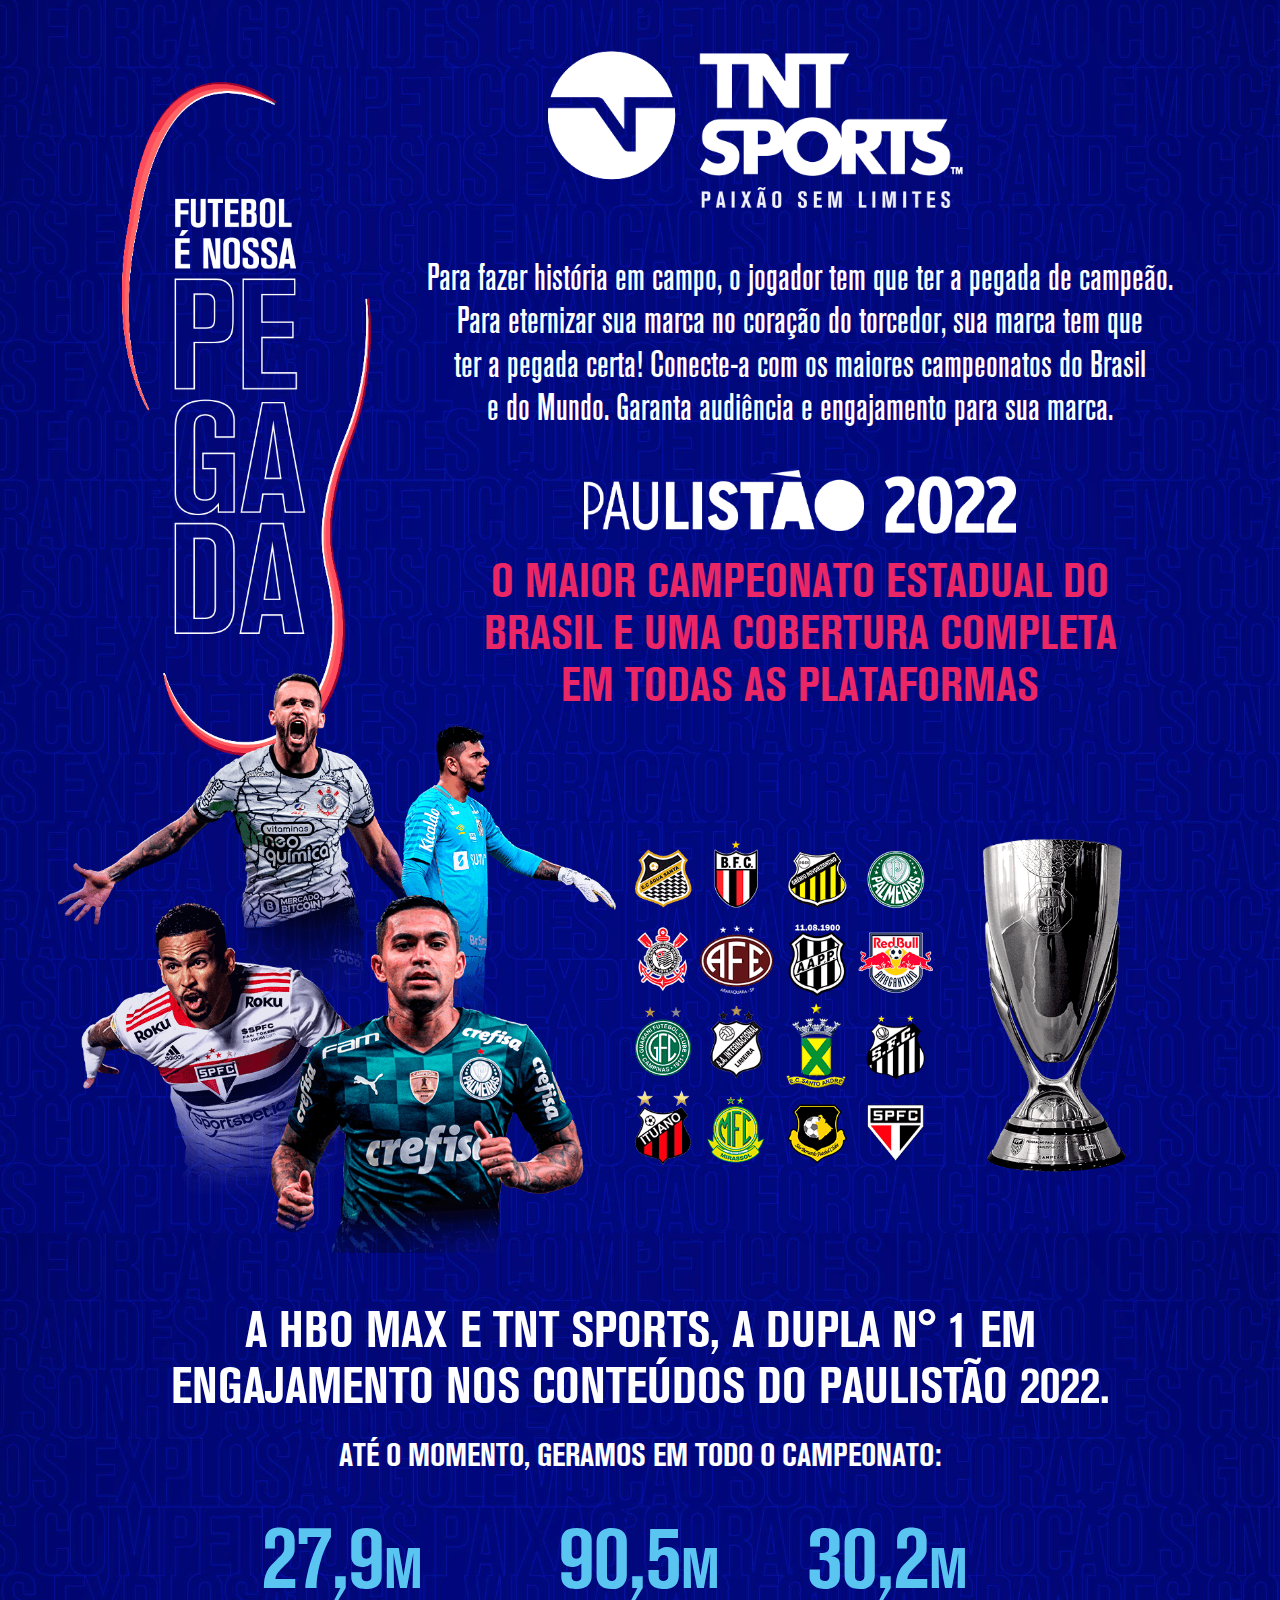
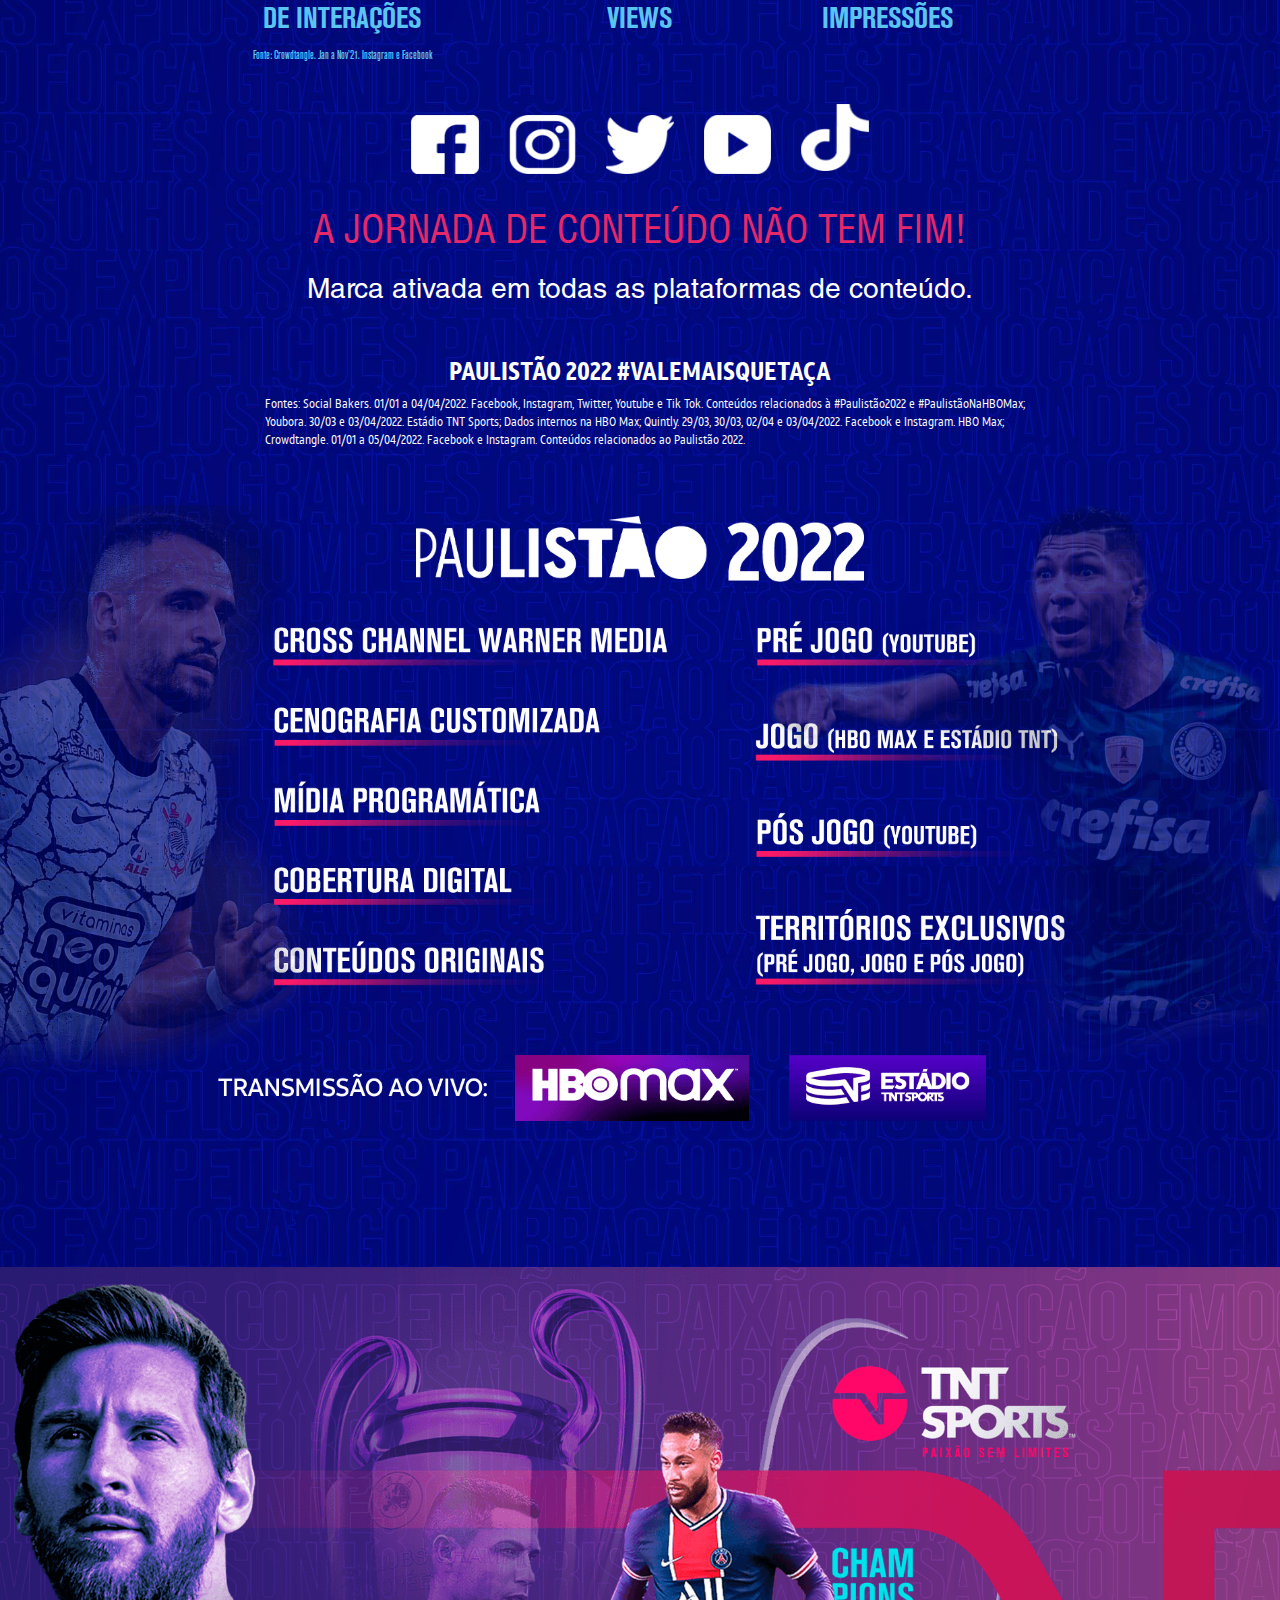
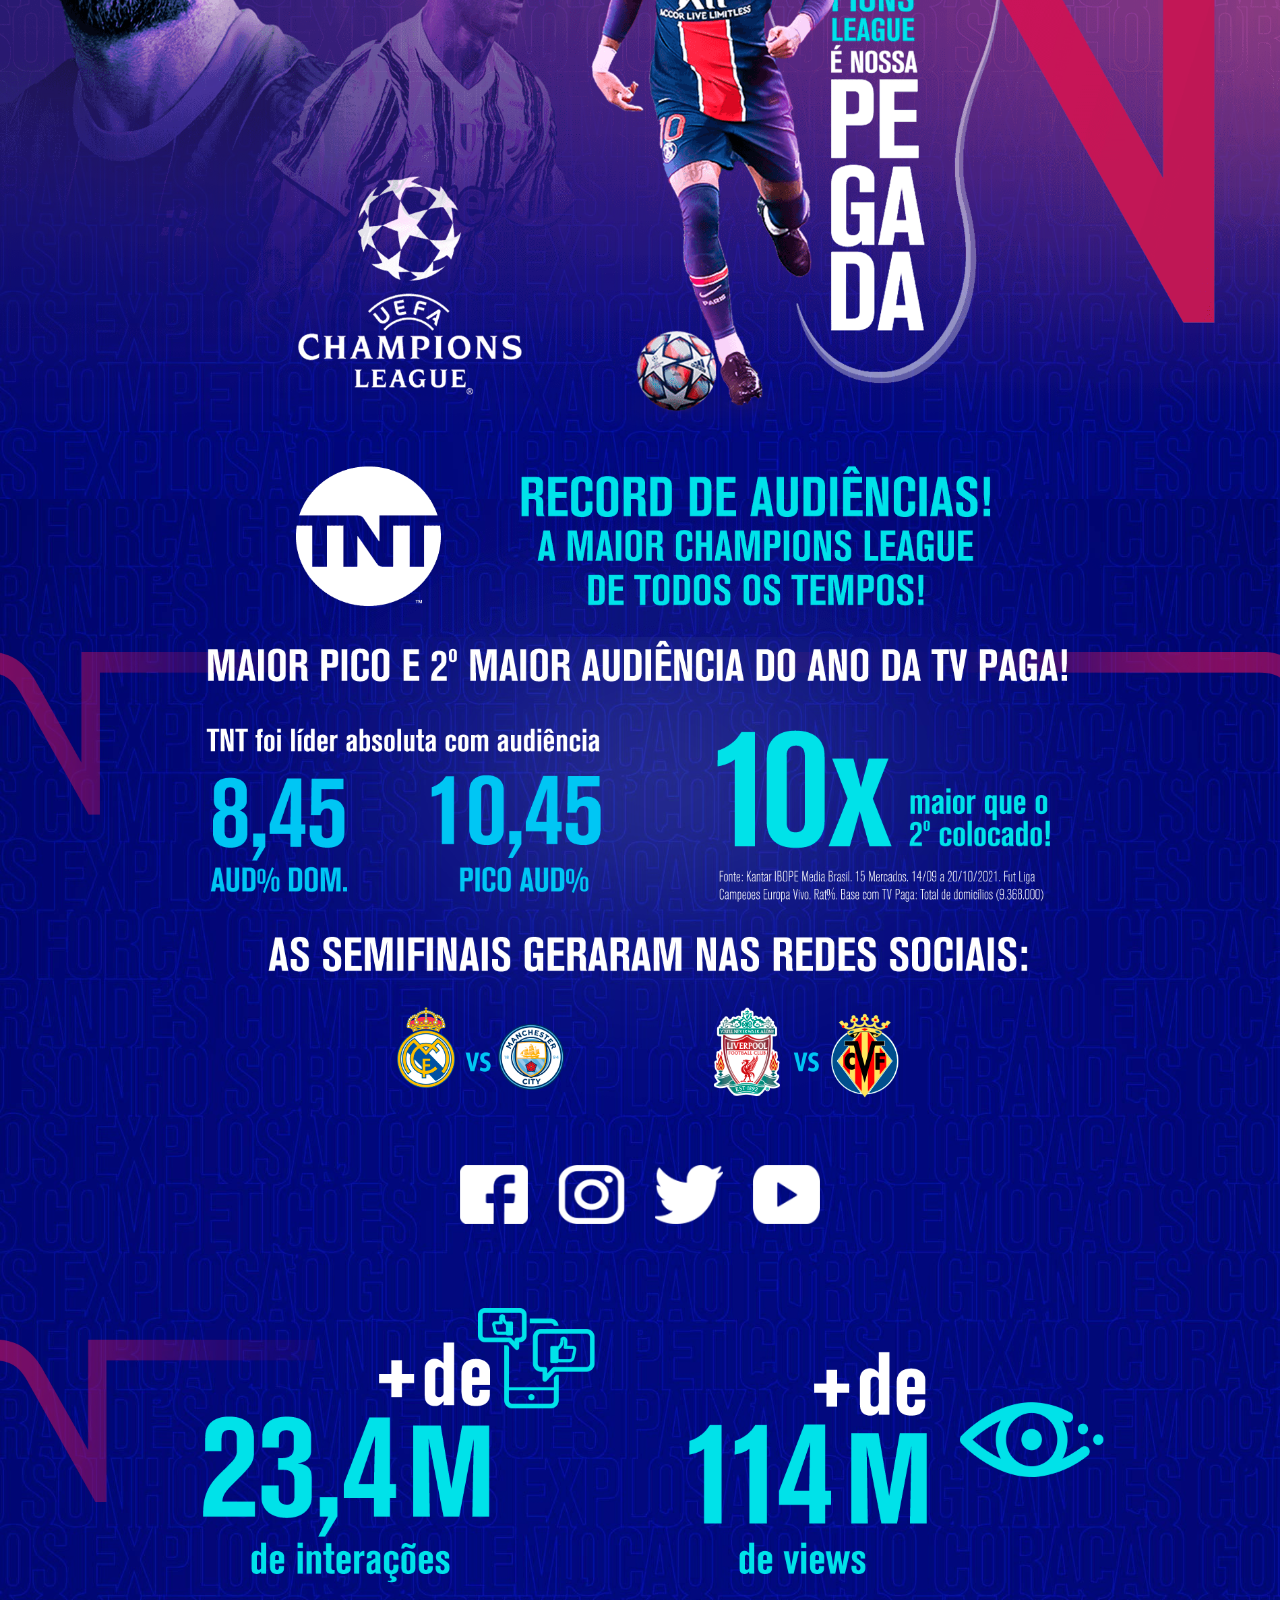
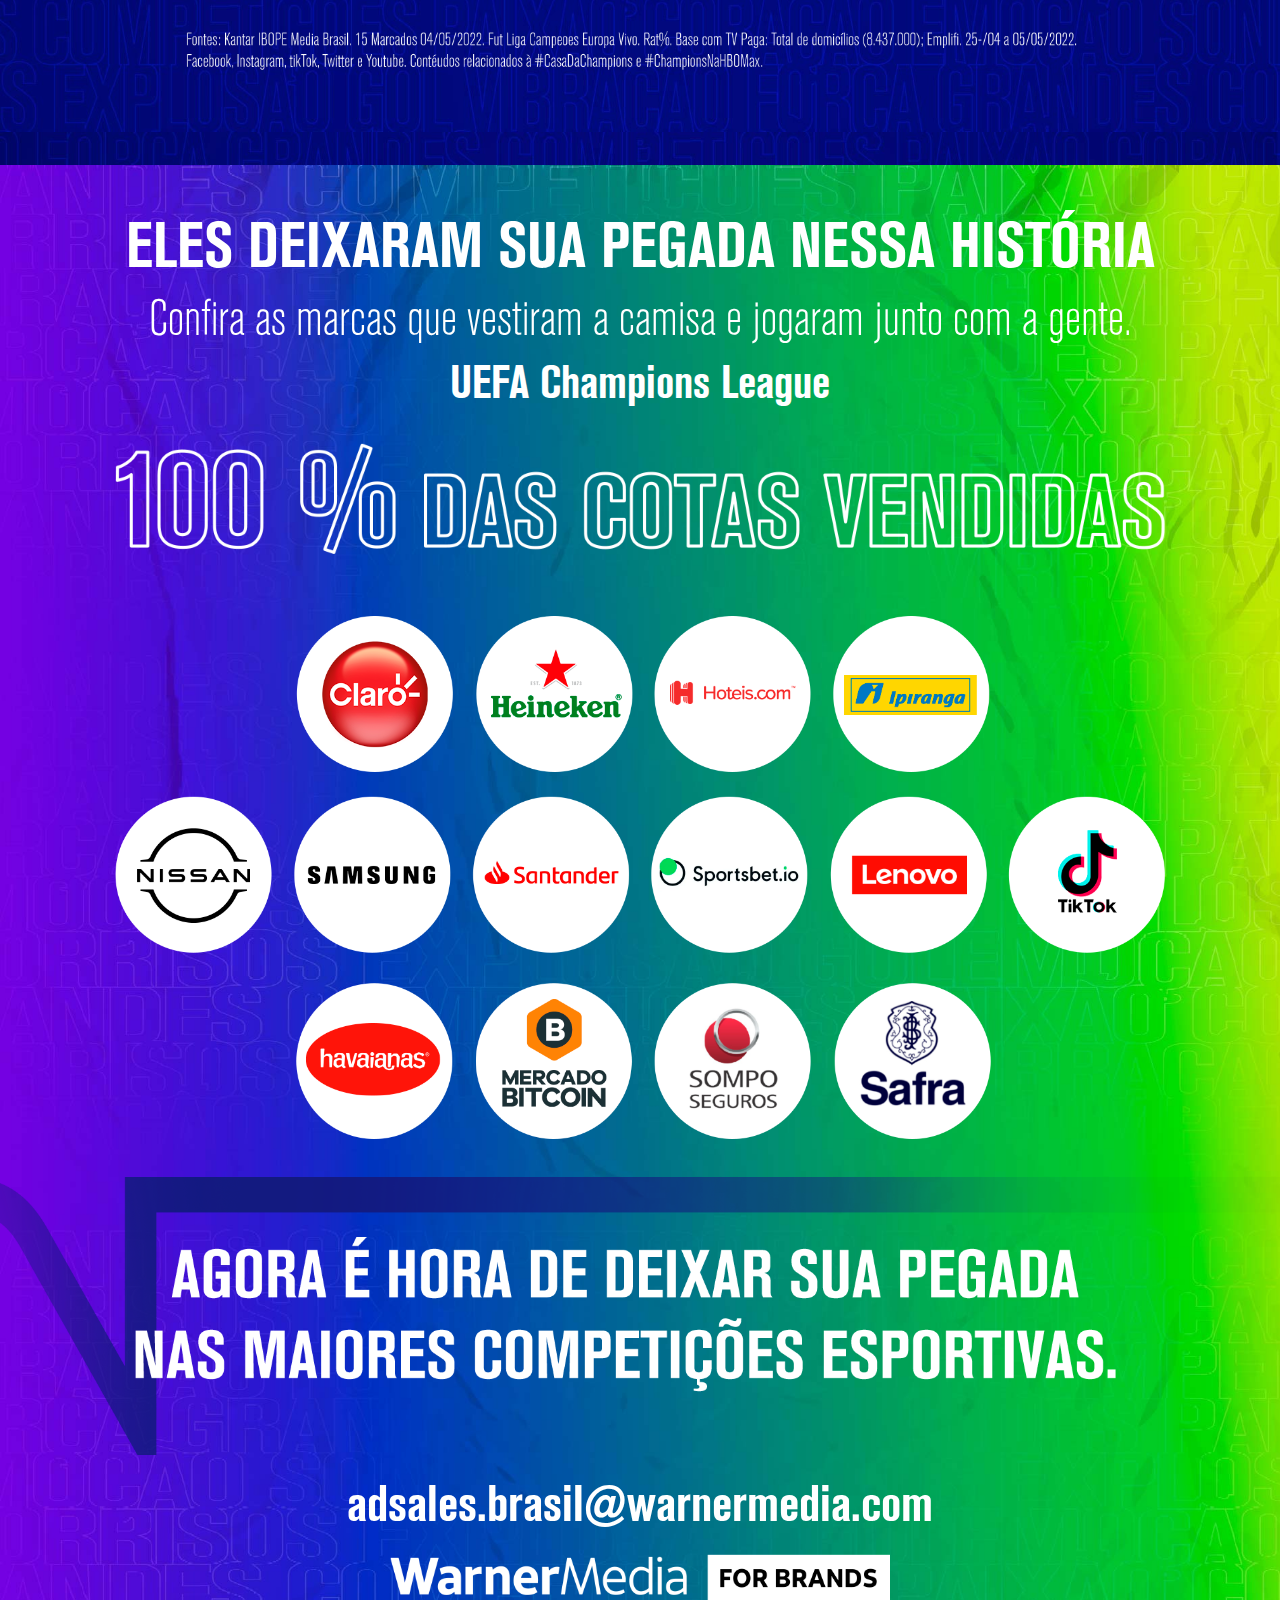
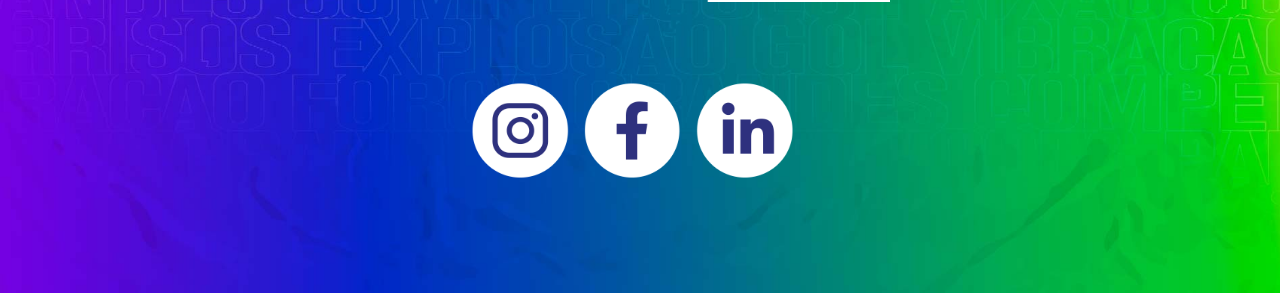
<file: index.html>
<!DOCTYPE html>
<html lang="pt-br">

<head>
    <meta charset="utf-8">
    <meta http-equiv="X-UA-Compatible" content="IE=edge">
    <meta name="viewport" content="width=device-width, initial-scale=1">
    <title>Pegada TNT Sports</title>
    <link href="css/style.css" rel="stylesheet">
</head>

<body class="tntSport">
    <div class="body">
        <div class="home container-fluid padding-off ">
            <div
                class="col-xs-6 col-xs-offset-5 col-sm-6 col-sm-offset-5 col-md-6 col-md-offset-5 col-lg-6 col-lg-offset-5">
                <img src="images/tnt-logo.png" class="img-responsive ">
            </div>

            <div
                class="col-xs-9 col-xs-offset-3 col-sm-9 col-sm-offset-3 col-md-9 col-md-offset-3 col-lg-9 col-lg-offset-3 text-center padding-off ">
                <p>Para fazer história em campo, o jogador tem que ter a pegada de campeão. <br class="hidden-xs">
                    Para eternizar sua marca no coração do torcedor, sua marca tem que <br class="hidden-xs">
                    ter a pegada certa! Conecte-a com os maiores campeonatos do Brasil <br class="hidden-xs">
                    e do Mundo. Garanta audiência e engajamento para sua marca.</p>

                <img src="images/paulistao-logo.png" class="img-responsive img-paulistao center-block ">

                <h3>O MAIOR CAMPEONATO ESTADUAL DO <br />
                    BRASIL E UMA COBERTURA COMPLETA <br />
                    EM TODAS AS PLATAFORMAS</h3>
            </div>
        </div>
        <div class="container-fluid engajamento ">
            <div class="col-md-12 col-lg-12 text-center">
                <h2> A HBO MAX E TNT SPORTS, A DUPLA N° 1 EM <br />
                    ENGAJAMENTO NOS CONTEÚDOS DO PAULISTÃO 2022.</h2>

                <h4> ATÉ O MOMENTO, GERAMOS EM TODO O CAMPEONATO:</h4>

                <div class="col-xs-12 col-sm-12 col-md-12 col-lg-12">
                    <div class="col-xs-4 col-sm-4 col-md-4 col-lg-4 col-lg-offset-1 numeros">
                        <h4>27,9<span>m</span></h4>
                        <h5>DE INTERAÇÕES</h5>
                        <small class="hidden-xs">Fonte: Crowdtangle. Jan a Nov’21. Instagram e Facebook</small>
                    </div>
                    <div class="col-xs-4 col-sm-4 col-md-4 col-lg-2 numeros">
                        <h4>90,5<span>m</span></h4>
                        <h5>VIEWS</h5>
                    </div>
                    <div class="col-xs-4 col-sm-4 col-md-4 col-lg-3 numeros">
                        <h4>30,2<span>m</span></h4>
                        <h5>IMPRESSÕES</h5>
                    </div>
                </div>
                <div class="col-xs-12 col-sm-12 col-md-12 col-lg-12">
                    <small class="visible-xs">Fonte: Crowdtangle. Jan a Nov’21. Instagram e Facebook</small>
                </div>
            </div>
        </div>
        <div class="container redes">
            <div class="row row-redes ">
                <div class="col-xs-1 col-sm-1 col-md-1 col-lg-1 padding-off-mobile">
                    <a href="#" target="_blank">
                        <img src="images/facebook.png" class="img-responsive center-block">
                    </a>
                </div>
                <div class="col-xs-1 col-sm-1 col-md-1 col-lg-1 padding-off-mobile">
                    <a href="#" target="_blank">
                        <img src="images/instagram.png" class="img-responsive center-block">
                    </a>
                </div>
                <div class="col-xs-1 col-sm-1 col-md-1 col-lg-1 padding-off-mobile">
                    <a href="#" target="_blank">
                        <img src="images/twitter.png" class="img-responsive center-block">
                    </a>
                </div>
                <div class="col-xs-1 col-sm-1 col-md-1 col-lg-1 padding-off-mobile">
                    <a href="#" target="_blank">
                        <img src="images/youtube.png" class="img-responsive center-block">
                    </a>
                </div>
                <div class="col-xs-1 col-sm-1 col-md-1 col-lg-1 padding-off-mobile" style="margin-top: -1%;">
                    <a href="#" target="_blank">
                        <img src="images/tiktok.png" class="img-responsive center-block">
                    </a>
                </div>
            </div>
        </div>
        <div class="container-fluid conteudo">
            <div class="row">
                <div class="col-md-12 col-lg-12 text-center txt-conteudo">
                    <h1>A JORNADA DE CONTEÚDO NÃO TEM FIM!</h1>
                    <h2>Marca ativada em todas as plataformas de conteúdo.</h2>

                    <h3>PAULISTÃO 2022 #VALEMAISQUETAÇA</h3>

                    <p>Fontes: Social Bakers. 01/01 a 04/04/2022. Facebook, Instagram, Twitter, Youtube e Tik Tok.
                        Conteúdos
                        relacionados à #Paulistão2022 e #PaulistãoNaHBOMax; <br class="hidden-xs">
                        Youbora. 30/03 e 03/04/2022. Estádio TNT Sports; Dados internos na HBO Max; Quintly. 29/03,
                        30/03,
                        02/04 e 03/04/2022. Facebook e Instagram. HBO Max; <br class="hidden-xs">
                        Crowdtangle. 01/01 a 05/04/2022. Facebook e Instagram. Conteúdos relacionados ao Paulistão 2022.
                    </p>
                </div>
            </div>
        </div>
        <div class="container-fluid padding-off info-transmissao">
            <div class="col-xs-12 col-sm-12 col-md-12 col-lg-12 padding-off ">
                <img src="images/paulistao-logo.png" class="img-responsive center-block logo-paulistao">
                <img src="images/img-transmissao.png" class="img-responsive img-transmissao">
            </div>
        </div>
        <div class="container-fluid padding-off">
            <img src="images/champions.png" class="img-responsive center-block">
        </div>
        <div class="container-fluid padding-off ">
            <img src="images/audiencia.png" class="img-responsive center-block">
        </div>
        <div class="container redes">
            <div class="row row-redes ">
                <div class="col-xs-1 col-sm-1 col-md-1 col-lg-1 padding-off-mobile">
                    <a href="#" target="_blank">
                        <img src="images/facebook.png" class="img-responsive center-block">
                    </a>
                </div>
                <div class="col-xs-1 col-sm-1 col-md-1 col-lg-1 padding-off-mobile">
                    <a href="#" target="_blank">
                        <img src="images/instagram.png" class="img-responsive center-block">
                    </a>
                </div>
                <div class="col-xs-1 col-sm-1 col-md-1 col-lg-1 padding-off-mobile">
                    <a href="#" target="_blank">
                        <img src="images/twitter.png" class="img-responsive center-block">
                    </a>
                </div>
                <div class="col-xs-1 col-sm-1 col-md-1 col-lg-1 padding-off-mobile">
                    <a href="#" target="_blank">
                        <img src="images/youtube.png" class="img-responsive center-block">
                    </a>
                </div>
            </div>
        </div>
        <div class="container-fluid padding-off numeros-audiencia ">
            <img src="images/numeros-audiencia.png" class="img-responsive center-block">
        </div>
    </div>

    <footer>
        <div class="container-fluid cotas-vendidas text-center">
            <h1>ELES DEIXARAM SUA PEGADA NESSA HISTÓRIA</h1>
            <h2>Confira as marcas que vestiram a camisa e jogaram junto com a gente.</h2>
            <h3>UEFA Champions League</h3>

            <img src="images/cotas-vendidas.png" class="img-responsive center-block ">
            <img src="images/marcas.png" class="img-responsive center-block ">
        </div>
        <div class="container-fluid barra-footer padding-off ">
            <img src="images/barra-footer.png" class="img-responsive center-block">

            <div class="col-md-12 col-lg-12 text-center warner ">
                <h1>adsales.brasil@warnermedia.com</h1>
                <img src="images/warner-logo.png" class="img-responsive center-block ">
            </div>
        </div>
        <div class="container">
            <div class="row redes-footer ">
                <div class="col-xs-1 col-sm-1 col-md-1 col-lg-1 padding-off insta-footer">
                    <a href="https://www.instagram.com/warnermediaforbrands_brasil/" target="_blank">
                        <img src="images/insta-footer.png" class="img-responsive center-block">
                    </a>
                </div>
                <div class="col-xs-1 col-sm-1 col-md-1 col-lg-1 padding-off face-footer">
                    <a href="https://www.facebook.com/warnermediaforbrandsbrasil/" target="_blank">
                        <img src="images/face-footer.png" class="img-responsive center-block">
                    </a>
                </div>
                <div class="col-xs-1 col-sm-1 col-md-1 col-lg-1 padding-off linkedin-footer">
                    <a href="https://www.linkedin.com/showcase/warnermediaforbrandsbrasil/" target="_blank">
                        <img src="images/linkedin-footer.png" class="img-responsive center-block">
                    </a>
                </div>
            </div>
        </div>
    </footer>
</body>

</html>
</file>
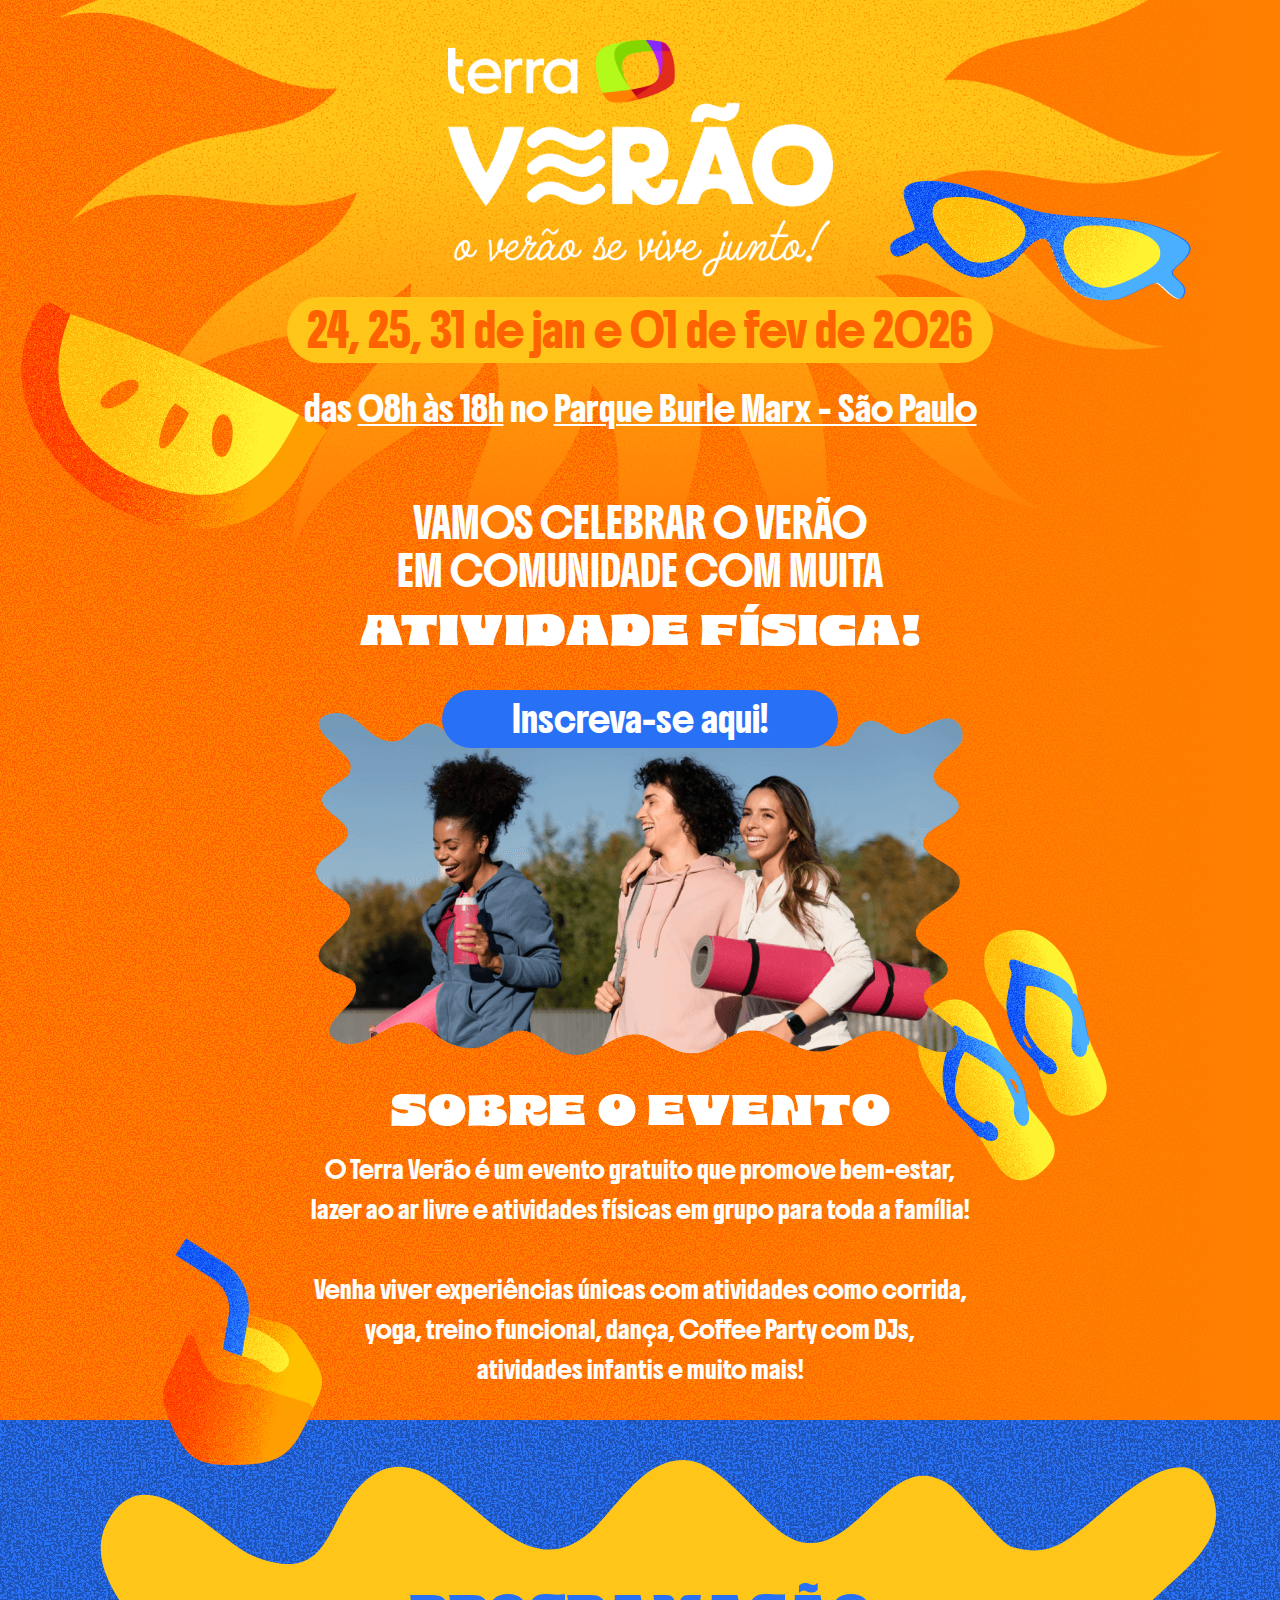
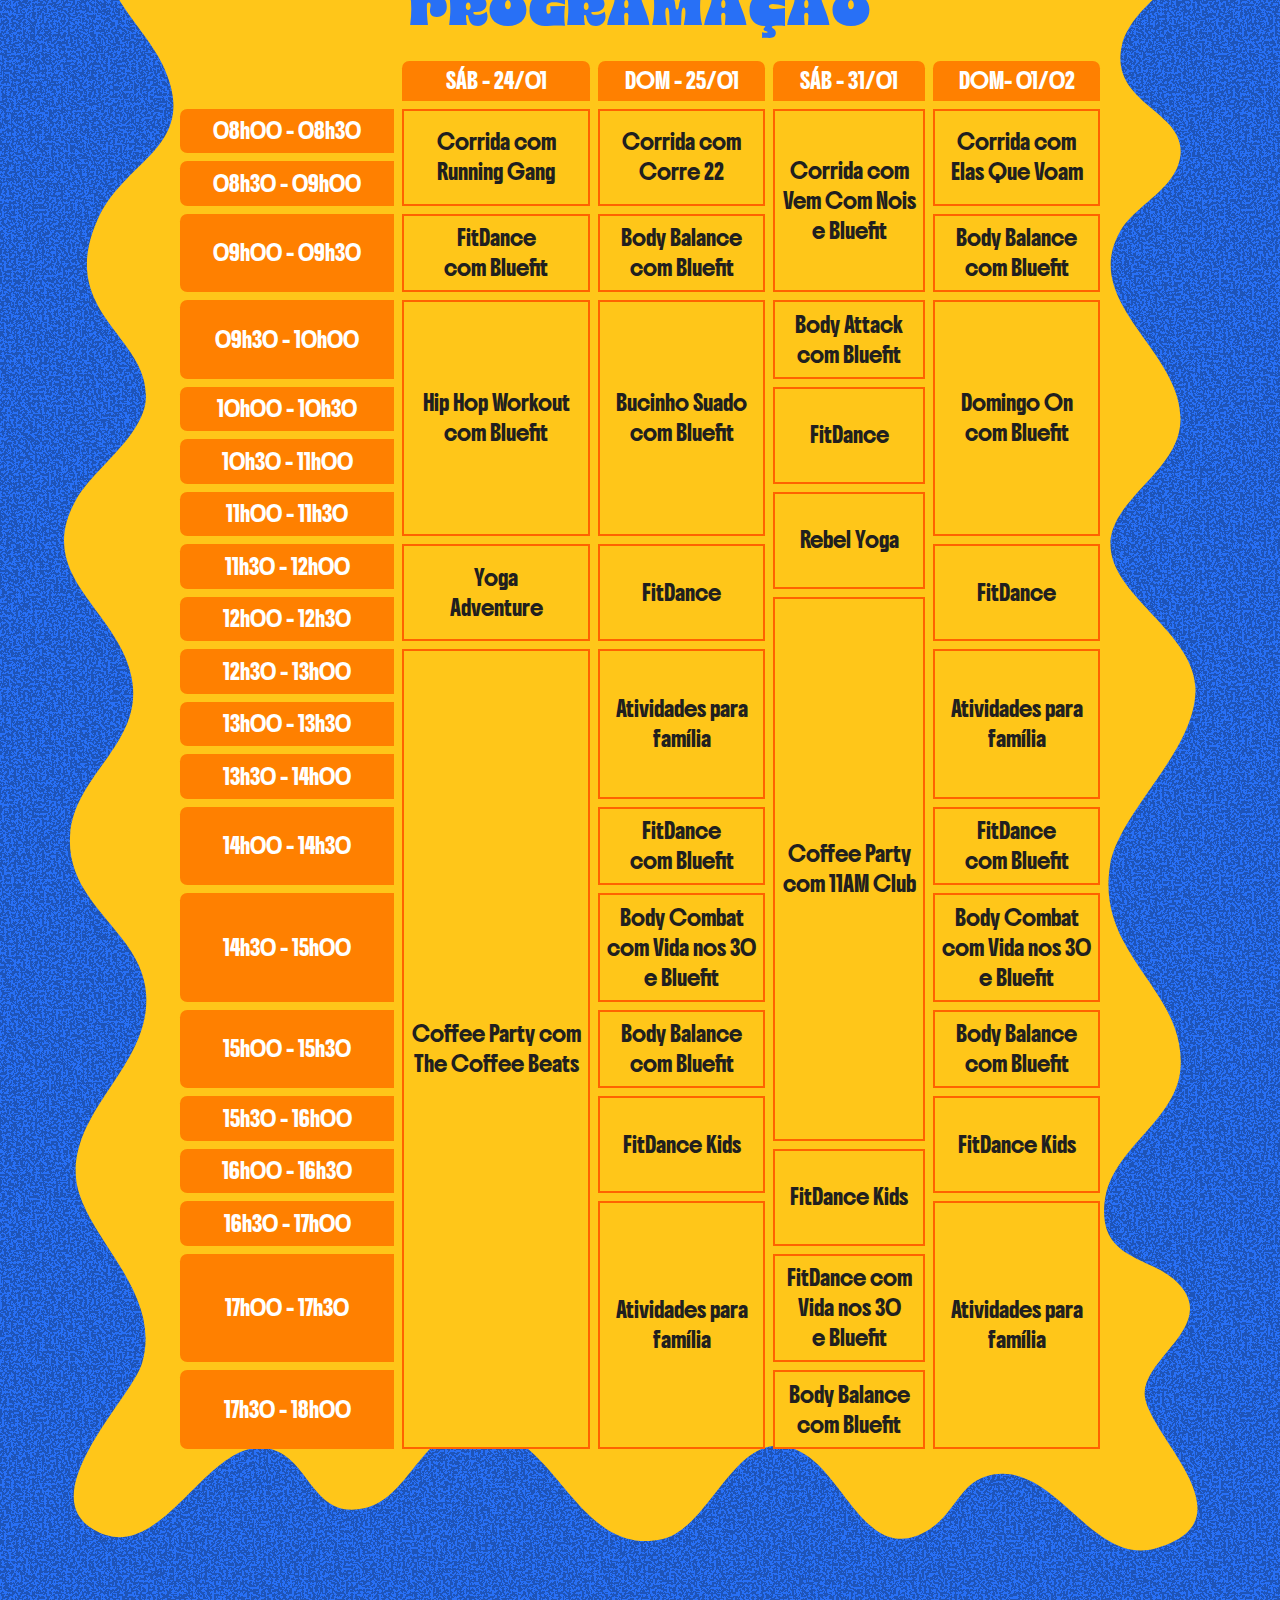
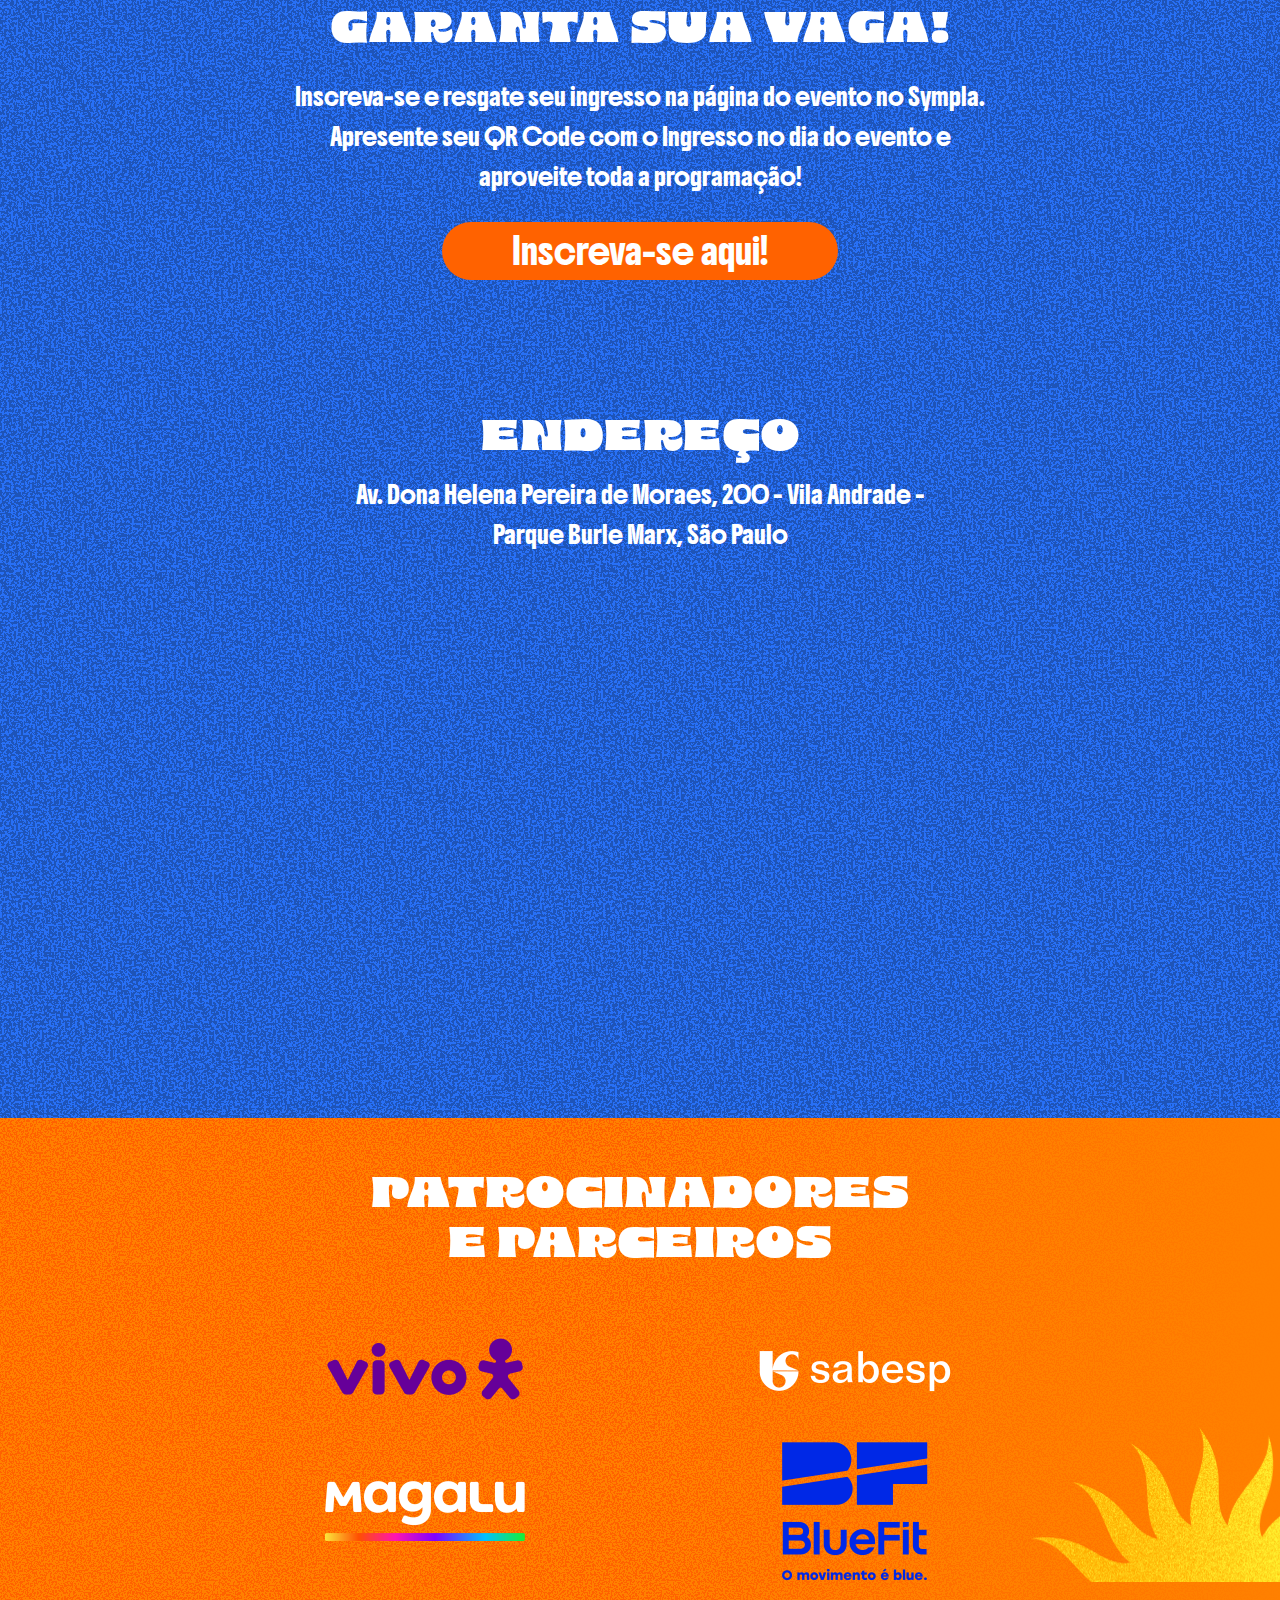
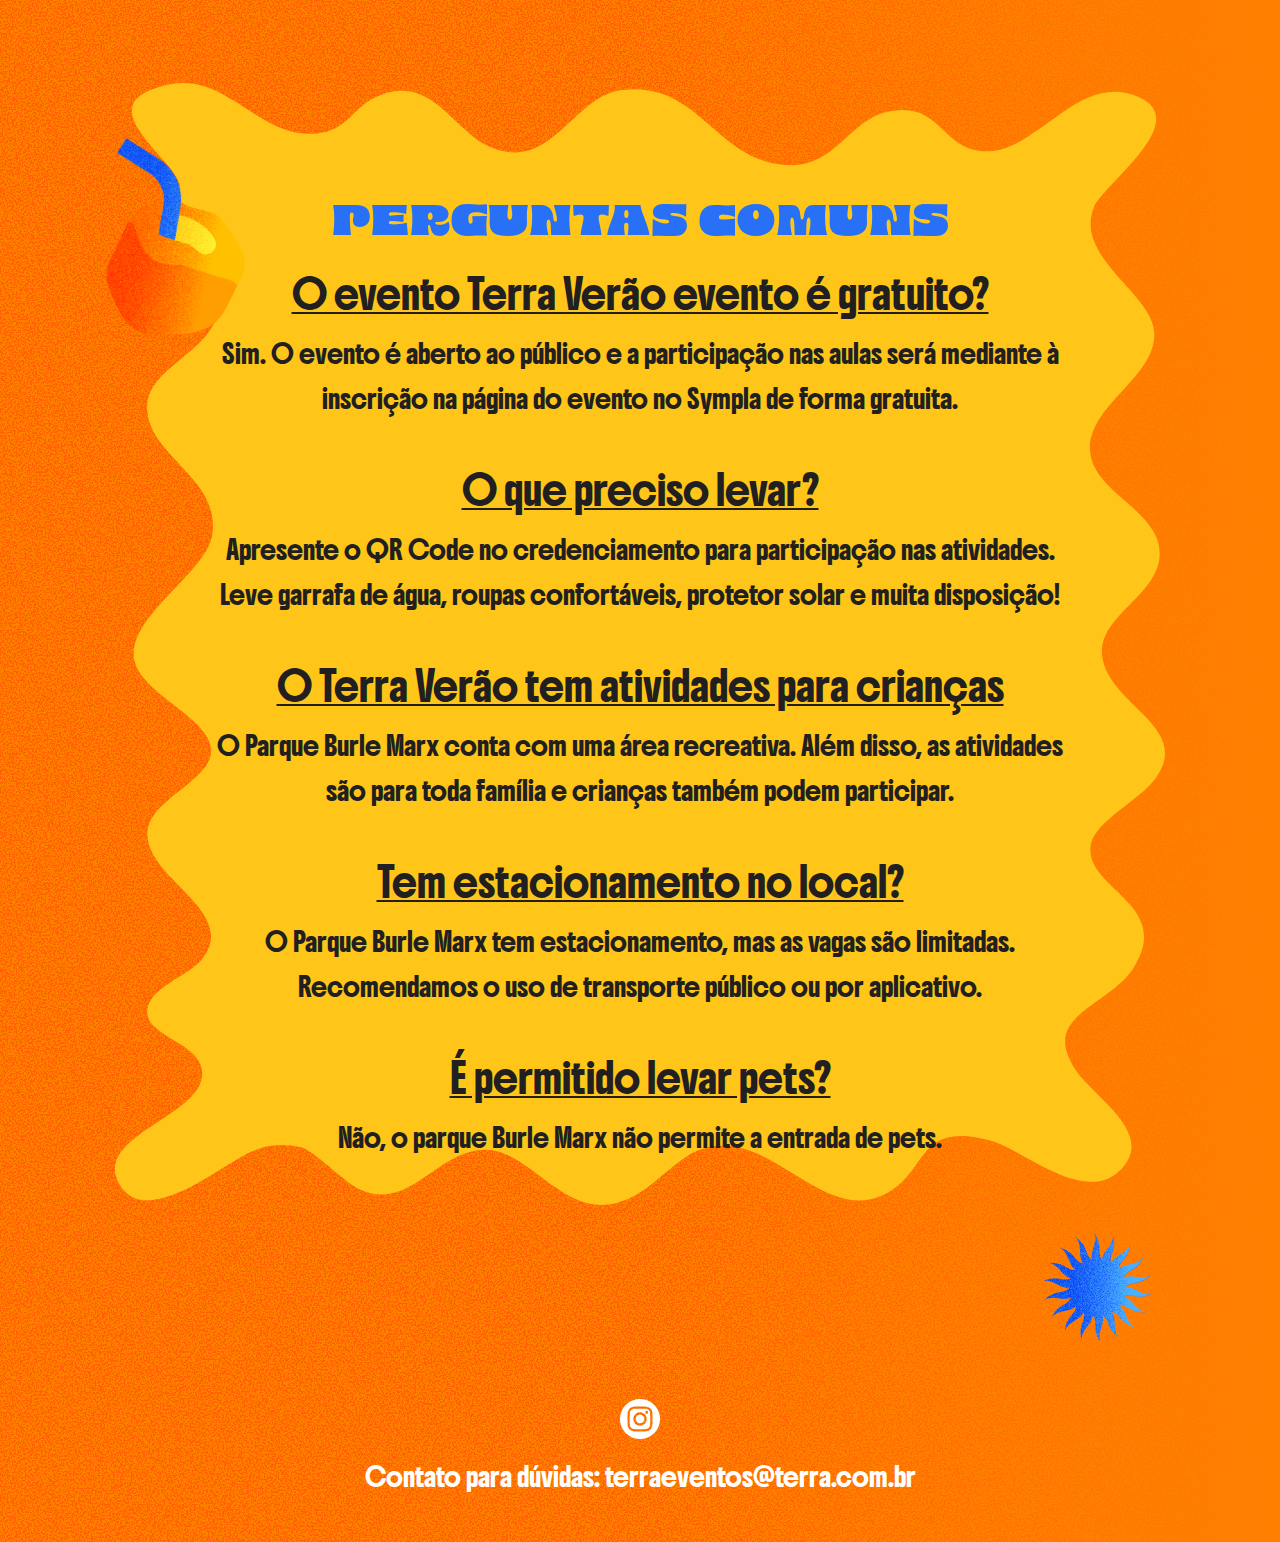
<file: backup_terra_verao/index.html>
<!DOCTYPE html>
<html lang="pt-BR">
<head>
<title>Terra Verão 2026: evento gratuito com atividade física ao ar livre em São Paulo</title>
<meta http-equiv="X-UA-Compatible" content="IE=Edge" />
<meta charset="utf-8" />
<meta name="description" content="O Terra Verão é um evento gratuito em São Paulo com  corrida, yoga, treino funcional, dança e atividades ao ae livre para toda a família. Inscreva-se." />
<meta name="keywords" contente="Terra Verão 2026,  evento gratuito em São Paulo, corrida ao ar livre, yoga ao ar livre, atividade física ao ar livre, evento ao ar livre, treino funcional, dança ao ar livre, evento no Parque Burle Marx,  eventos para toda família."/> 
<meta http-equiv="default-style" content="text/css" />
<meta name="viewport" content="width=device-width, initial-scale=1.0"/>
<meta name="theme-color" content="#ff7212">
<meta property="og:site_name" content="Terra" />
<meta property="og:url" content="https://terraverao.com.br/" />
<meta property="og:title" content="Terra Verão 2026: evento gratuito com atividade física ao ar livre em São Paulo" />
<meta property="og:description" content="O Terra Verão é um evento gratuito em São Paulo com  corrida, yoga, treino funcional, dança e atividades ao ae livre para toda a família. Inscreva-se." />
<meta property="og:image" content="https://s1.trrsf.com/fe/zaz-mod-t360-icons/svg/logos/terra-16x9-borda.png"/>
<link rel="shortcut icon" type="image/x-icon" href="https://www.terra.com.br/globalSTATIC/fe/zaz-mod-t360-icons/svg/logos/terra-favicon-ventana.ico" />
<link rel="canonical" href="https://terraverao.com.br/" />
<link rel="preload" href="css/style.css" as="style" >
<link rel="preload" href="js/parallax.js" as="script" />
<link rel="preload" fetchpriority="high" as="image" href="img/logo-terra-verao.webp" type="image/webp">
<link rel="preload" href="fonts/8-Heavy.woff" as="font" type="font/woff" crossorigin>
<link rel="stylesheet" href="css/style.css?v=03" />
<meta name="mobile-web-app-capable" content="yes" />
<style>@import url('https://fonts.googleapis.com/css2?family=Boldonse&display=swap');</style>
</head>
<body>
    <header>
		<div class="container parallax-multi" data-speed="0.2" fetchpriority="high">
		<div class="bg-01 parallax-multi" data-speeds="1.0">
		<div class="bg-02 parallax-multi" data-speeds="0.6">
			<img class="logo-terra-verao" width="385" height="236" fetchpriority="high" src="img/logo-terra-verao.png" alt="Evento Terra Verão 2026 no Parque Burle Marx em São Paulo">
			<p class="datas">24, 25, 31 de jan e 01 de fev de 2026</p>
			<p class="endereco">das <u>08h às 18h</u> no <u>Parque Burle Marx - São Paulo</u></p>
			<p class="info">Vamos celebrar o Verão<br>em comunidade com muita<br><span>atividade física!</span></p>
		</div>
		</div>
		</div>
    </header>
    <main>
        <section class="sobre-evento">
            <div class="container">
			<div class="bg-03 parallax-multi" data-speeds="0.2">
                <a class="cta" href="https://www.sympla.com.br/evento/terra-verAo--o-verao-se-vive-junto/3267797">Inscreva-se aqui!</a>
				<img class="img-sobre-evento" width="648" height="342" fetchpriority="high" src="img/img-sobre-evento.png" alt="Pessoas participando de atividades físicas ao ar livre no evento Terra Verão">
				<h2 class="title">Sobre o evento</h2>
				<p class="description">O Terra Verão é um evento gratuito que promove bem-estar, <br class="mobile-only">lazer ao ar livre e atividades físicas em grupo para toda a família!<br><br>
					Venha viver experiências únicas com atividades como corrida, <br class="mobile-only">yoga, treino funcional, dança, Coffee Party com DJs, <br class="mobile-only">atividades infantis e muito mais!</p>
			</div>
			<div>
        </section>
		<section class="programacao">
            <div class="container">
			<div class="bg-05 parallax-multi" data-speeds="0.4">
			<div class="bg-06 parallax-multi" data-speeds="0.6">
				<img class="bg-04" width="221" height="249" fetchpriority="high" src="img/fruta_02.png" alt="Ilustração de uma fruta">
				<div class="table">
					<h2 class="title">PROGRAMAÇÃO</h2>
					<div class="wrapper">
						<table>
							<thead>
								<tr>
									<th class="sticky-col first-col"></th>
									<th class="">SÁB - 24/01</th>
									<th class="">DOM - 25/01</th>
									<th>SÁB - 31/01</th>
									<th>DOM- 01/02</th>
								</tr>
							</thead>
							<tbody>
									<tr>
										<td class="sticky-col first-col app-table-plans__label">08h00 - 08h30</td>
										<td rowspan="2">Corrida com <br>Running Gang</td>
										<td rowspan="2">Corrida com <br>Corre 22</td>
										<td rowspan="3">Corrida com <br>Vem Com Nois <br>e Bluefit</td>
										<td rowspan="2">Corrida com <br>Elas Que Voam</td>
									</tr>
									<tr>
										<td class="sticky-col first-col app-table-plans__label">08h30 - 09h00</td>
									</tr>
									<tr>
										<td class="sticky-col first-col app-table-plans__label">09h00 - 09h30</td>
										<td>FitDance <br>com Bluefit</td>
										<td>Body Balance <br>com Bluefit</td>
										<td>Body Balance <br>com Bluefit</td>
									</tr>
									<tr>
										<td class="sticky-col first-col app-table-plans__label">09h30 - 10h00</td>
										<td rowspan="4">Hip Hop Workout <br>com Bluefit</td>
										<td rowspan="4">Bucinho Suado <br>com Bluefit</td>
										<td>Body Attack <br>com Bluefit</td>
										<td rowspan="4">Domingo On <br>com Bluefit</td>
									</tr>
									<tr>
										<td class="sticky-col first-col app-table-plans__label">10h00 - 10h30</td>
										<td rowspan="2">FitDance</td>
									</tr>
									<tr>
										<td class="sticky-col first-col app-table-plans__label">10h30 - 11h00</td>
									</tr>
									<tr>
										<td class="sticky-col first-col app-table-plans__label">11h00 - 11h30</td>
										<td rowspan="2">Rebel Yoga</td>
									</tr>
									<tr>
										<td class="sticky-col first-col app-table-plans__label">11h30 - 12h00</td>
										<td rowspan="2">Yoga <br>Adventure</td>
										<td rowspan="2">FitDance</td>
										<td rowspan="2">FitDance</td>
									</tr>
									<tr>
										<td class="sticky-col first-col app-table-plans__label">12h00 - 12h30</td>
										<td rowspan="8">Coffee Party <br>com 11AM Club</td>
									</tr>
									<tr>
										<td class="sticky-col first-col app-table-plans__label">12h30 - 13h00</td>
										<td rowspan="11">Coffee Party com <br>The Coffee Beats</td>
										<td rowspan="3">Atividades para <br>família</td>
										<td rowspan="3">Atividades para <br>família</td>
									</tr>
									<tr>
										<td class="sticky-col first-col app-table-plans__label">13h00 - 13h30</td>
									</tr>
									<tr>
										<td class="sticky-col first-col app-table-plans__label">13h30 - 14h00</td>
									</tr>
									<tr>
										<td class="sticky-col first-col app-table-plans__label">14h00 - 14h30</td>
										<td>FitDance <br>com Bluefit</td>
										<td>FitDance <br>com Bluefit</td>
									</tr>
									<tr>
										<td class="sticky-col first-col app-table-plans__label">14h30 - 15h00</td>
										<td>Body Combat <br>com Vida nos 30 <br>e Bluefit</td>
										<td>Body Combat <br>com Vida nos 30 <br>e Bluefit</td>
									</tr>
									<tr>
										<td class="sticky-col first-col app-table-plans__label">15h00 - 15h30</td>
										<td>Body Balance <br>com Bluefit</td>
										<td>Body Balance <br>com Bluefit</td>
									</tr>
									<tr>
										<td class="sticky-col first-col app-table-plans__label">15h30 - 16h00</td>
										<td rowspan="2">FitDance Kids</td>
										<td rowspan="2">FitDance Kids</td>
									</tr>
									<tr>
										<td class="sticky-col first-col app-table-plans__label">16h00 - 16h30</td>
										<td rowspan="2">FitDance Kids</td>
									</tr>
									<tr>
										<td class="sticky-col first-col app-table-plans__label">16h30 - 17h00</td>
										<td rowspan="3">Atividades para <br>família</td>
										<td rowspan="3">Atividades para <br>família</td>
									</tr>
									<tr>
										<td class="sticky-col first-col app-table-plans__label">17h00 - 17h30</td>
										<td>FitDance com <br>Vida nos 30 <br>e Bluefit</td>
									</tr>
									<tr>
										<td class="sticky-col first-col app-table-plans__label">17h30 - 18h00</td>
										<td>Body Balance <br>com Bluefit</td>
									</tr>
							</tbody>
						</table>
					</div>
				</div>
				<h2 class="title title-1">GARANTA SUA VAGA!</h2>
				<p class="description">Inscreva-se e resgate seu ingresso na página do evento no Sympla.<br> Apresente seu QR Code com o Ingresso no dia do evento e <br class="mobile-only">aproveite toda a programação!</p>
                <a class="cta" href="https://www.sympla.com.br/evento/terra-verAo--o-verao-se-vive-junto/3267797">Inscreva-se aqui!</a>
				<h3 class="title title-2">ENDEREÇO</h3>
				<p class="description">Av. Dona Helena Pereira de Moraes, 200 - Vila Andrade -<br class="mobile-only">
				Parque Burle Marx, São Paulo</p>
				<div class="mapa">
					<iframe title="mapa" src="https://www.google.com/maps/embed?pb=!1m18!1m12!1m3!1d3655.1917744544685!2d-46.72475782466765!3d-23.63330217875048!2m3!1f0!2f0!3f0!3m2!1i1024!2i768!4f13.1!3m3!1m2!1s0x94ce51b32c909031%3A0xafb6a8bb13df8993!2sParque%20Burle%20Marx!5e0!3m2!1spt-BR!2sbr!4v1765399951297!5m2!1spt-BR!2sbr" width="100%" height="450" style="border:0;" allowfullscreen="" loading="lazy" referrerpolicy="no-referrer-when-downgrade"></iframe>
				</div>
			</div>
			</div>
			</div>
		</section>
		<section class="patrocinadores">
			<div class="container">
			<div class="bg-07 parallax-multi" data-speeds="0.2">
				<h2 class="title">Patrocinadores <br>e Parceiros</h2>
				<div class="box">
					<img src="img/logo_vivo.png" fetchpriority="high" width="200" alt="Vivo" class="header-image">
					<img src="img/logo_sabesp.png" fetchpriority="high" width="200" alt="Sabesp" class="header-image">
					<img src="img/logo_magalu.png" fetchpriority="high" width="200" alt="Magalu" class="header-image">
					<img src="img/logobluefit.png?v=01" fetchpriority="high" width="150" alt="BlueFit" class="header-image">
				</div>
			</div>
			</div>
		</section>
		<!-- <section class="video">
			<div class="container">
				<div>
					<iframe width="100%" height="577" title="Youtube" src="https://www.youtube.com/embed/crDZv7qpdgs?si=6jJjeiKpXeoU_pzW" title="YouTube video player" frameborder="0" allow="accelerometer; autoplay; clipboard-write; encrypted-media; gyroscope; picture-in-picture; web-share" referrerpolicy="strict-origin-when-cross-origin" allowfullscreen></iframe>
				</div>
			</div>
		</section> -->
		<section class="perguntas">
			<div class="container">
				<div class="faq">
				<div class="bg-08 parallax-multi" data-speeds="-0.1">
				<div class="bg-09 parallax-multi" data-speeds="-0.2">
				<div class="bg-10 parallax-multi" data-speeds="-0.1">
					<h3 class="title">Perguntas comuns</h3>
					<div class="tabs">
						<h2>O evento Terra Verão evento é gratuito?</h2>
						<p>Sim. O evento é aberto ao público e a participação nas aulas será mediante à inscrição na página do evento no Sympla de forma gratuita.</p>
					</div>
					<div class="tabs">
						<h2>O que preciso levar?</h2>
						<p>Apresente o QR Code no credenciamento para participação nas atividades. Leve garrafa de água, roupas confortáveis, protetor solar e muita disposição!</p>
					</div>
					<div class="tabs">
						<h2>O Terra Verão tem atividades para crianças</h2>
						<p>O Parque Burle Marx conta com uma área recreativa. Além disso, as atividades são para toda família e crianças também podem participar.</p>
					</div>
					<div class="tabs">
						<h2>Tem estacionamento no local?</h2>
						<p>O Parque Burle Marx tem estacionamento, mas as vagas são limitadas. Recomendamos o uso de transporte público ou por aplicativo.</p>
					</div>
					<div class="tabs">
						<h2>É permitido levar pets?</h2>
						<p>Não, o parque Burle Marx não permite a entrada de pets.</p>
					</div>
					<img class="bg-11" width="109" height="110" fetchpriority="high" src="img/bg-sol_03.png" alt="Ilustração de um Sol">
				</div>
				</div>
				</div>
				</div>
			</div>
		</section>
    </main>
	<footer>
		<div class="container">
			<div class="box">
				<!-- <a href="#"><img width="40" height="40" fetchpriority="high" src="img/icone-facebook.png" alt="Facebook"></a> -->
				<a href="https://www.instagram.com/terrabrasil/"><img width="40" height="40" fetchpriority="high" src="img/icone-instagram.png" alt="Instagram"></a>
				<!-- <a href="#"><img width="40" height="40" fetchpriority="high" src="img/icone-linkedIn.png" alt="LinkedIn"></a>
				<a href="#"><img width="40" height="40" fetchpriority="high" src="img/icone-twitter.png" alt="Twitter"></a>
				<a href="#"><img width="40" height="40" fetchpriority="high" src="img/icone-whatsApp.png" alt="WhatsApp"></a> -->
			</div>
			<p>Contato para dúvidas: terraeventos@terra.com.br</p>
		</div>
	</footer>
<!-- <script type="text/javascript" async="" src="js/parallax.js" defer></script> -->
 <script>
	(function () {
		// Respeita prefers-reduced-motion
		//var mq = window.matchMedia ? window.matchMedia('(prefers-reduced-motion: reduce)') : { matches: false };
		//if (mq.matches) return;

		var targets = Array.prototype.slice.call(document.querySelectorAll('.parallax-multi'));
		if (targets.length === 0) return;

		// Util: split por vírgula fora de parênteses (para múltiplos backgrounds)
		function splitLayers(cssList) {
			return (cssList || '').split(/\,(?=(?:[^()]*\([^()]*\))*[^()]*$)/).map(function (s) { return s.trim(); });
		}

		// Converte Y ('px', '%', 'top|center|bottom') em px relativos ao elemento
		function yToPx(raw, el) {
			if (!raw) return 0;
			var h = el.clientHeight || el.offsetHeight || 0;
			var lower = String(raw).toLowerCase();

			if (lower === 'top') return 0;
			if (lower === 'center') return h * 0.5;
			if (lower === 'bottom') return h;

			if (/%$/.test(lower)) {
			var p = parseFloat(lower);
			return (isFinite(p) ? p : 0) / 100 * h;
			}
			if (/px$/.test(lower)) {
			var v = parseFloat(lower);
			return isFinite(v) ? v : 0;
			}
			var n = parseFloat(lower);
			if (isFinite(n)) return n;

			return h * 0.5; // fallback
		}

		// Normaliza X (keyword/valor) para recompor
		function normalizeX(raw) {
			if (!raw) return 'center';
			var lower = String(raw).toLowerCase();
			if (lower === 'left' || lower === 'center' || lower === 'right') return lower;
			if (/%$/.test(lower) || /px$/.test(lower) || isFinite(parseFloat(lower))) return lower;
			return 'center';
		}

		// Lê posições iniciais X/Y por layer
		function readBasePositions(el) {
			var cs = window.getComputedStyle ? getComputedStyle(el) : el.style;
			var bx = cs.backgroundPositionX || '';
			var by = cs.backgroundPositionY || '';
			var xList = splitLayers(bx);
			var yList = splitLayers(by);

			var count = Math.max(xList.length, yList.length);
			var bases = [];
			for (var i = 0; i < count; i++) {
			bases.push({
				xRaw: normalizeX(xList[i] || xList[xList.length - 1] || 'center'),
				yRaw: (yList[i] || yList[yList.length - 1] || 'center')
			});
			}
			return bases;
		}

		// Conta camadas no background-image
		function getLayerCount(el) {
			var bg = (window.getComputedStyle ? getComputedStyle(el).backgroundImage : el.style.backgroundImage) || '';
			return splitLayers(bg).length;
		}

		// Converte string em número, aceitando vírgula decimal
		function toNumber(str) {
			var s = (str || '').replace(',', '.'); // <<< aceita "0,35"
			var n = parseFloat(s);
			return isFinite(n) ? n : null;
		}

		// Parse de attrs configuráveis por layer
		function parseConfigList(attrValue, fallback, count) {
			var list = (attrValue || '').split(',').map(function (s) { return s.trim(); }).filter(function (s) { return !!s; });
			var out = [];
			for (var i = 0; i < count; i++) {
			out[i] = (list[i] !== undefined) ? list[i] : (out[i - 1] !== undefined ? out[i - 1] : fallback);
			}
			return out.slice(0, count);
		}

		// Pré-processa cada elemento alvo
		var elements = (function () {
			var arr = [];
			for (var t = 0; t < targets.length; t++) {
			var el = targets[t];
			var debug = (el.getAttribute('data-debug') || '').toLowerCase() === 'true';
			var layerCount = getLayerCount(el);
			var bases = readBasePositions(el);

			var speedsRaw = parseConfigList(el.getAttribute('data-speeds'), '0.3', layerCount);
			var speeds = [];
			for (var j = 0; j < speedsRaw.length; j++) {
				var num = toNumber(speedsRaw[j]);
				speeds.push(num !== null ? num : 0.3);
			}

			var axesRaw = parseConfigList(el.getAttribute('data-axes'), 'y', layerCount);
			var axes = [];
			for (var k = 0; k < axesRaw.length; k++) {
				axes.push(typeof axesRaw[k] === 'string' ? axesRaw[k].toLowerCase() : 'y');
			}

			var baseYpx = [];
			var baseXraw = [];
			for (var m = 0; m < bases.length; m++) {
				baseYpx.push(yToPx(bases[m].yRaw, el));
				baseXraw.push(normalizeX(bases[m].xRaw));
			}

			if (debug) {
				console.log('[parallax] layers:', layerCount,
				'\nspeeds:', speeds,
				'\naxes:', axes,
				'\nbaseX:', baseXraw,
				'\nbaseY(px):', baseYpx);
			}

			arr.push({ el: el, layerCount: layerCount, speeds: speeds, axes: axes, baseYpx: baseYpx, baseXraw: baseXraw, debug: debug });
			}
			return arr;
		})();

		var ticking = false;

		function update() {
			var y = window.pageYOffset || document.documentElement.scrollTop || document.body.scrollTop || 0;

			for (var e = 0; e < elements.length; e++) {
			var item = elements[e];
			var el = item.el;
			var layerCount = item.layerCount;
			var speeds = item.speeds;
			var axes = item.axes;
			var baseYpx = item.baseYpx;
			var baseXraw = item.baseXraw;

			var positions = [];
			for (var i = 0; i < layerCount; i++) {
				var speed = speeds[i] !== undefined ? speeds[i] : 0.3;
				var axis = axes[i] === 'x' ? 'x' : 'y';
				var offset = -(y * speed);

				if (axis === 'x') {
				// Move em X; preserva Y base em px
				var yPx = (baseYpx[i] !== undefined ? baseYpx[i] : (baseYpx[0] !== undefined ? baseYpx[0] : 0));
				positions.push(offset + 'px ' + yPx + 'px');
				} else {
				// Move em Y; preserva X base (keyword/valor)
				var xRaw = (baseXraw[i] !== undefined ? baseXraw[i] : (baseXraw[0] !== undefined ? baseXraw[0] : 'center'));
				var yPx2 = ((baseYpx[i] !== undefined ? baseYpx[i] : (baseYpx[0] !== undefined ? baseYpx[0] : 0)) + offset);
				positions.push(xRaw + ' ' + yPx2 + 'px');
				}
			}

			el.style.backgroundPosition = positions.join(', ');
			}
		}

		function onScroll() {
			if (!ticking) {
			ticking = true;
			(window.requestAnimationFrame || function (cb) { return setTimeout(cb, 16); })(function () {
				update();
				ticking = false;
			});
			}
		}

		// Inicializa
		update();
		window.addEventListener('scroll', onScroll, { passive: true });
		window.addEventListener('resize', update);
	})();
 </script>
</body>
</html>
</file>
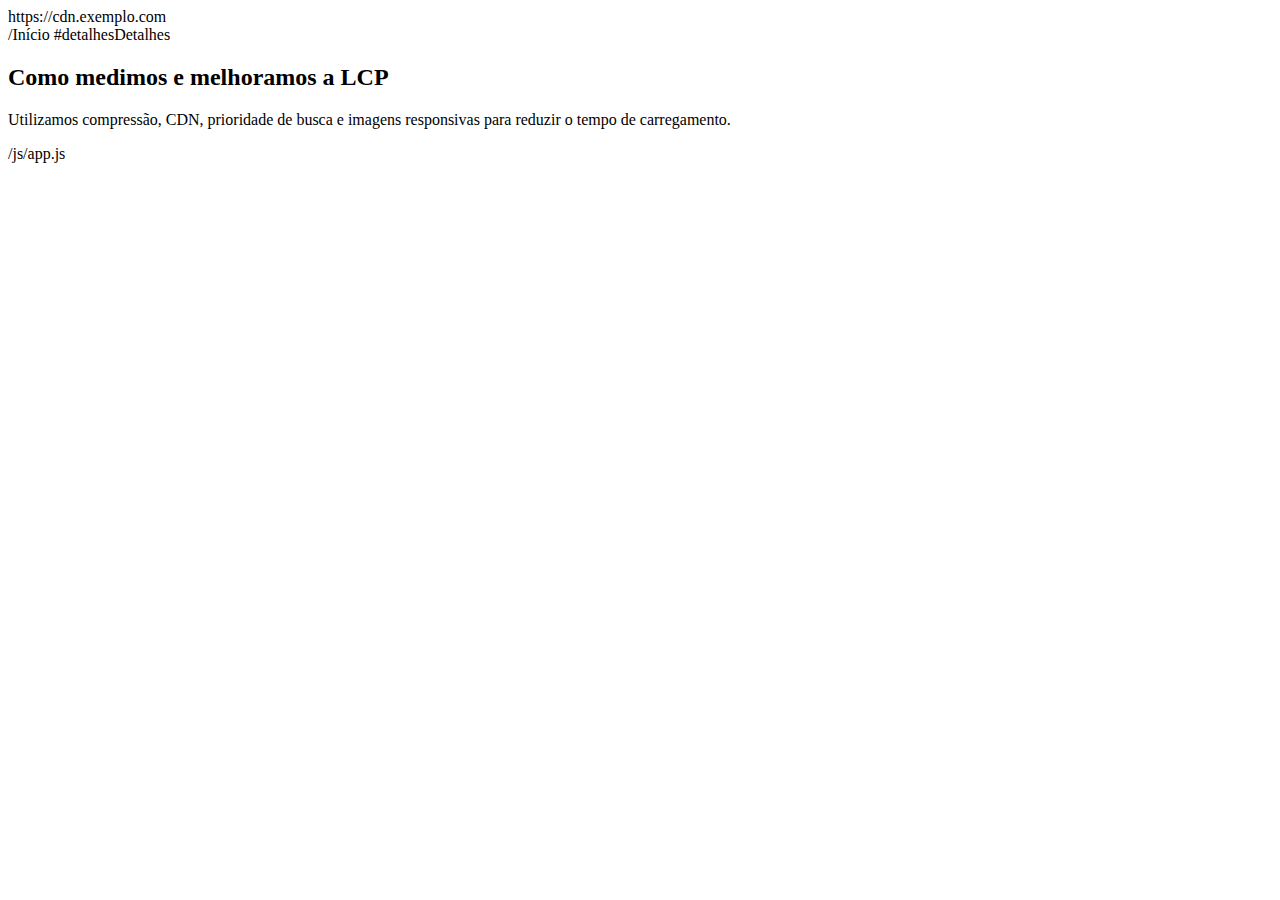
<file: lca.html>
<!DOCTYPE html>
<html lang="pt-br">
<head>
  <meta charset="utf-8" />
  <meta name="viewport" content="width=device-width, initial-scale=1" />

  <title>Exemplo otimizado de LCP</title>
  <meta name="description" content="Página com imagem hero otimizada para Largest Contentful Paint (LCP)." />

  <!-- 1) Preconnect ao CDN da imagem para reduzir latência -->
  https://cdn.exemplo.com

  <!-- 2) Preload da imagem LCP -->
  <link
    rel="preload"
    as="image"
    href="https://cdn.exemplo.com/hero/hero-1600.webp"
    imagesrcset="
      https://cdn.exemplo.com/hero/hero-768.avif 768w,
      https://cdn.exemplo.com/hero/hero-1200.avif 1200w,
      https://cdn.exemplo.com/hero/hero-1600.avif 1600w
    "
    imagesizes="(max-width: 768px) 100vw, (max-width: 1200px)e-height: 1.4;
      color: #111;
      background: #fff;
    }
    header { padding: var(--spacing) calc(var(--spacing) * 2); }
    .container { max-width: var(--max-width); margin: 0 auto; }

    .hero {
      display: grid;
      grid-template-columns: 1fr;
      gap: var(--spacing);
      padding: calc(var(--spacing) * 2) calc(var(--spacing) * 2) 0;
    }
    .hero__content { order: 2; }
    .hero__media { order: 1; }

    .hero__img {
      display: block;
      width: 100%;
      height: auto;
      border-radius: 12px;
      background: #f2f2f2;
    }

    @media (min-width: 900px) {
      .hero {
        grid-template-columns: 1.1fr 0.9fr;
        align-items: center;
      }
      .hero__content { order: 1; }
      .hero__media { order: 2; }
    }

    .btn {
      display: inline-block;
      padding: 12px 18px;
      background: #0b57d0;
      color: #fff;
      text-decoration: none;
      border-radius: 8px;
      font-weight: 600;
    }
    .btn:hover { background: #0849b1; }
  </style>

  <!-- CSS não crítico carregado de forma assíncrona -->
  /css/nocritico.css
  /css/nocritico.css

  <!-- Fontes otimizadas -->
  https://fonts.gstatic.com
  <ttps://fonts.googleapis.com/css2?family=Inter:wght@400;600&display=swap
</head>
<body>
  <header class="container">
    <nav aria-label="Principal">
      /Início</a>
      #detalhesDetalhes</a>
    </nav>
  </header>

  <main id="conteudo" class="container" role="main">
    <section class="hero" aria-label="Seção principal">
      <div class="hero__media">
        <picture>
          <source
            type="image/avif"
            srcset="
              https://cdn.exemplo.com/hero/hero-768.avif 768w,
              https://cdn.exemplo.com/hero/hero-1200.avif 1200w,
              https://cdn.exemplo.com/hero/hero-1600.avif 1600w
            "
            sizes="(max-width: 768px) 100vw, (maxero/hero-768.webp 768w,
              https://cdn.exemplo.com/hero/hero-1200.webp 1200w,
              https://cdn.exemplo.com/hero/hero-1600.webp 1600w
            "
            sizes="(max-width: 768px) 100vw, (max-width: 1200px) 100vw, 1200px"
       class="hero__img"
            width="1200" height="800"
           nicial da página para que o conteúdo principal apareça o mais rápido possível.</p>
        <a classsSaiba mais</a>
      </div>
    </section>

    <section id="detalhes" aria-label="Detalhes">
      <h2>Como medimos e melhoramos a LCP</h2>
      <p>Utilizamos compressão, CDN, prioridade de busca e imagens responsivas para reduzir o tempo de carregamento.</p>
    </section>
  </main>

  <!-- Scripts no final -->
  /js/app.js</script>

  <!-- Medição opcional da LCP -->
  <script type="module">
    if ('PerformanceObserver' in window) {
      const po = new PerformanceObserver((list) => {
        for (const entry of list.getEntries()) {
          if (entry.entryType === 'largest-contentful-paint') {
            console.log('LCP:', entry.startTime);
          }
        }
      });
      po.observe({ type: 'largest-contentful-paint', buffered: true });
    }
   </script>
</body>
</file>
<file: css/style.css>
*{box-sizing:border-box}*:before,*:after{box-sizing:border-box}html{font-size:10px;-webkit-tap-highlight-color:rgba(0,0,0,0);font-family:sans-serif;-webkit-text-size-adjust:100%;-ms-text-size-adjust:100%}body{font-family:"Helvetica Neue",Helvetica,Arial,sans-serif;font-size:14px;line-height:1.42857143;color:#333;background-color:#fff;margin:0}.tntSport article,.tntSport aside,.tntSport details,.tntSport figcaption,.tntSport figure,.tntSport footer,.tntSport header,.tntSport hgroup,.tntSport main,.tntSport menu,.tntSport nav,.tntSport section,.tntSport summary{display:block}.tntSport audio,.tntSport canvas,.tntSport progress,.tntSport video{display:inline-block;vertical-align:baseline}.tntSport audio:not([controls]){display:none;height:0}.tntSport [hidden],.tntSport template{display:none}.tntSport a{background-color:transparent}.tntSport a:active,.tntSport a:hover{outline:0}.tntSport abbr[title]{border-bottom:1px dotted}.tntSport b,.tntSport strong{font-weight:bold}.tntSport dfn{font-style:italic}.tntSport h1{margin:.67em 0;font-size:2em}.tntSport mark{color:#000;background:#ff0}.tntSport small{font-size:80%}.tntSport sub,.tntSport sup{position:relative;font-size:75%;line-height:0;vertical-align:baseline}.tntSport sup{top:-0.5em}.tntSport sub{bottom:-0.25em}.tntSport img{border:0}.tntSport svg:not(:root){overflow:hidden}.tntSport figure{margin:1em 40px}.tntSport hr{height:0;box-sizing:content-box}.tntSport a{color:#337ab7;text-decoration:none}.tntSport a:hover,.tntSport a:focus{color:#23527c;text-decoration:underline}.tntSport a:focus{outline:5px auto -webkit-focus-ring-color;outline-offset:-2px}.tntSport figure{margin:0}.tntSport img{vertical-align:middle}.tntSport .img-responsive,.tntSport .thumbnail>img,.tntSport .thumbnail a>img,.tntSport .carousel-inner>.item>img,.tntSport .carousel-inner>.item>a>img{display:block;max-width:100%;height:auto}.tntSport .img-rounded{border-radius:6px}.tntSport .img-thumbnail{display:inline-block;max-width:100%;height:auto;padding:4px;line-height:1.42857143;background-color:#fff;border:1px solid #ddd;border-radius:4px;transition:all .2s ease-in-out}.tntSport .img-circle{border-radius:50%}.tntSport hr{margin-top:20px;margin-bottom:20px;border:0;border-top:1px solid #eee}.tntSport .sr-only{position:absolute;width:1px;height:1px;padding:0;margin:-1px;overflow:hidden;clip:rect(0, 0, 0, 0);border:0}.tntSport .sr-only-focusable:active,.tntSport .sr-only-focusable:focus{position:static;width:auto;height:auto;margin:0;overflow:visible;clip:auto}.tntSport [role=button]{cursor:pointer}.tntSport h1,.tntSport h2,.tntSport h3,.tntSport h4,.tntSport h5,.tntSport h6,.tntSport .h1,.tntSport .h2,.tntSport .h3,.tntSport .h4,.tntSport .h5,.tntSport .h6{font-family:inherit;font-weight:500;line-height:1.1;color:inherit}.tntSport h1 small,.tntSport h2 small,.tntSport h3 small,.tntSport h4 small,.tntSport h5 small,.tntSport h6 small,.tntSport .h1 small,.tntSport .h2 small,.tntSport .h3 small,.tntSport .h4 small,.tntSport .h5 small,.tntSport .h6 small,.tntSport h1 .small,.tntSport h2 .small,.tntSport h3 .small,.tntSport h4 .small,.tntSport h5 .small,.tntSport h6 .small,.tntSport .h1 .small,.tntSport .h2 .small,.tntSport .h3 .small,.tntSport .h4 .small,.tntSport .h5 .small,.tntSport .h6 .small{font-weight:normal;line-height:1;color:#777}.tntSport h1,.tntSport .h1,.tntSport h2,.tntSport .h2,.tntSport h3,.tntSport .h3{margin-top:20px;margin-bottom:10px}.tntSport h1 small,.tntSport .h1 small,.tntSport h2 small,.tntSport .h2 small,.tntSport h3 small,.tntSport .h3 small,.tntSport h1 .small,.tntSport .h1 .small,.tntSport h2 .small,.tntSport .h2 .small,.tntSport h3 .small,.tntSport .h3 .small{font-size:65%}.tntSport h4,.tntSport .h4,.tntSport h5,.tntSport .h5,.tntSport h6,.tntSport .h6{margin-top:10px;margin-bottom:10px}.tntSport h4 small,.tntSport .h4 small,.tntSport h5 small,.tntSport .h5 small,.tntSport h6 small,.tntSport .h6 small,.tntSport h4 .small,.tntSport .h4 .small,.tntSport h5 .small,.tntSport .h5 .small,.tntSport h6 .small,.tntSport .h6 .small{font-size:75%}.tntSport h1,.tntSport .h1{font-size:36px}.tntSport h2,.tntSport .h2{font-size:30px}.tntSport h3,.tntSport .h3{font-size:24px}.tntSport h4,.tntSport .h4{font-size:18px}.tntSport h5,.tntSport .h5{font-size:14px}.tntSport h6,.tntSport .h6{font-size:12px}.tntSport p{margin:0 0 10px}.tntSport small,.tntSport .small{font-size:85%}.tntSport mark,.tntSport .mark{padding:.2em;background-color:#fcf8e3}.tntSport .text-left{text-align:left}.tntSport .text-right{text-align:right}.tntSport .text-center{text-align:center}.tntSport .text-justify{text-align:justify}.tntSport .text-nowrap{white-space:nowrap}.tntSport .text-lowercase{text-transform:lowercase}.tntSport .text-uppercase{text-transform:uppercase}.tntSport .text-capitalize{text-transform:capitalize}.tntSport .text-muted{color:#777}.tntSport .text-primary{color:#337ab7}.tntSport a.text-primary:hover,.tntSport a.text-primary:focus{color:#286090}.tntSport .text-success{color:#3c763d}.tntSport a.text-success:hover,.tntSport a.text-success:focus{color:#2b542c}.tntSport .text-info{color:#31708f}.tntSport a.text-info:hover,.tntSport a.text-info:focus{color:#245269}.tntSport .text-warning{color:#8a6d3b}.tntSport a.text-warning:hover,.tntSport a.text-warning:focus{color:#66512c}.tntSport .text-danger{color:#a94442}.tntSport a.text-danger:hover,.tntSport a.text-danger:focus{color:#843534}.tntSport .bg-primary{color:#fff;background-color:#337ab7}.tntSport a.bg-primary:hover,.tntSport a.bg-primary:focus{background-color:#286090}.tntSport .bg-success{background-color:#dff0d8}.tntSport a.bg-success:hover,.tntSport a.bg-success:focus{background-color:#c1e2b3}.tntSport .bg-info{background-color:#d9edf7}.tntSport a.bg-info:hover,.tntSport a.bg-info:focus{background-color:#afd9ee}.tntSport .bg-warning{background-color:#fcf8e3}.tntSport a.bg-warning:hover,.tntSport a.bg-warning:focus{background-color:#f7ecb5}.tntSport .bg-danger{background-color:#f2dede}.tntSport a.bg-danger:hover,.tntSport a.bg-danger:focus{background-color:#e4b9b9}.tntSport .page-header{padding-bottom:9px;margin:40px 0 20px;border-bottom:1px solid #eee}.tntSport ul,.tntSport ol{margin-top:0;margin-bottom:10px}.tntSport ul ul,.tntSport ol ul,.tntSport ul ol,.tntSport ol ol{margin-bottom:0}.tntSport .list-unstyled{padding-left:0;list-style:none}.tntSport .list-inline{padding-left:0;margin-left:-5px;list-style:none}.tntSport .list-inline>li{display:inline-block;padding-right:5px;padding-left:5px}.tntSport dl{margin-top:0;margin-bottom:20px}.tntSport dt,.tntSport dd{line-height:1.42857143}.tntSport dt{font-weight:bold}.tntSport dd{margin-left:0}.tntSport .container{padding-right:15px;padding-left:15px;margin-right:auto;margin-left:auto}@media(min-width: 768px){.tntSport .container{width:750px}}@media(min-width: 992px){.tntSport .container{width:970px}}@media(min-width: 1200px){.tntSport .container{width:1170px}}.tntSport .container-fluid{padding-right:15px;padding-left:15px;margin-right:auto;margin-left:auto}.tntSport .row{margin-right:-15px;margin-left:-15px}.tntSport .col-xs-1,.tntSport .col-sm-1,.tntSport .col-md-1,.tntSport .col-lg-1,.tntSport .col-xs-2,.tntSport .col-sm-2,.tntSport .col-md-2,.tntSport .col-lg-2,.tntSport .col-xs-3,.tntSport .col-sm-3,.tntSport .col-md-3,.tntSport .col-lg-3,.tntSport .col-xs-4,.tntSport .col-sm-4,.tntSport .col-md-4,.tntSport .col-lg-4,.tntSport .col-xs-5,.tntSport .col-sm-5,.tntSport .col-md-5,.tntSport .col-lg-5,.tntSport .col-xs-6,.tntSport .col-sm-6,.tntSport .col-md-6,.tntSport .col-lg-6,.tntSport .col-xs-7,.tntSport .col-sm-7,.tntSport .col-md-7,.tntSport .col-lg-7,.tntSport .col-xs-8,.tntSport .col-sm-8,.tntSport .col-md-8,.tntSport .col-lg-8,.tntSport .col-xs-9,.tntSport .col-sm-9,.tntSport .col-md-9,.tntSport .col-lg-9,.tntSport .col-xs-10,.tntSport .col-sm-10,.tntSport .col-md-10,.tntSport .col-lg-10,.tntSport .col-xs-11,.tntSport .col-sm-11,.tntSport .col-md-11,.tntSport .col-lg-11,.tntSport .col-xs-12,.tntSport .col-sm-12,.tntSport .col-md-12,.tntSport .col-lg-12{position:relative;min-height:1px;padding-right:15px;padding-left:15px}.tntSport .col-xs-1,.tntSport .col-xs-2,.tntSport .col-xs-3,.tntSport .col-xs-4,.tntSport .col-xs-5,.tntSport .col-xs-6,.tntSport .col-xs-7,.tntSport .col-xs-8,.tntSport .col-xs-9,.tntSport .col-xs-10,.tntSport .col-xs-11,.tntSport .col-xs-12{float:left}.tntSport .col-xs-12{width:100%}.tntSport .col-xs-11{width:91.66666667%}.tntSport .col-xs-10{width:83.33333333%}.tntSport .col-xs-9{width:75%}.tntSport .col-xs-8{width:66.66666667%}.tntSport .col-xs-7{width:58.33333333%}.tntSport .col-xs-6{width:50%}.tntSport .col-xs-5{width:41.66666667%}.tntSport .col-xs-4{width:33.33333333%}.tntSport .col-xs-3{width:25%}.tntSport .col-xs-2{width:16.66666667%}.tntSport .col-xs-1{width:8.33333333%}.tntSport .col-xs-pull-12{right:100%}.tntSport .col-xs-pull-11{right:91.66666667%}.tntSport .col-xs-pull-10{right:83.33333333%}.tntSport .col-xs-pull-9{right:75%}.tntSport .col-xs-pull-8{right:66.66666667%}.tntSport .col-xs-pull-7{right:58.33333333%}.tntSport .col-xs-pull-6{right:50%}.tntSport .col-xs-pull-5{right:41.66666667%}.tntSport .col-xs-pull-4{right:33.33333333%}.tntSport .col-xs-pull-3{right:25%}.tntSport .col-xs-pull-2{right:16.66666667%}.tntSport .col-xs-pull-1{right:8.33333333%}.tntSport .col-xs-pull-0{right:auto}.tntSport .col-xs-push-12{left:100%}.tntSport .col-xs-push-11{left:91.66666667%}.tntSport .col-xs-push-10{left:83.33333333%}.tntSport .col-xs-push-9{left:75%}.tntSport .col-xs-push-8{left:66.66666667%}.tntSport .col-xs-push-7{left:58.33333333%}.tntSport .col-xs-push-6{left:50%}.tntSport .col-xs-push-5{left:41.66666667%}.tntSport .col-xs-push-4{left:33.33333333%}.tntSport .col-xs-push-3{left:25%}.tntSport .col-xs-push-2{left:16.66666667%}.tntSport .col-xs-push-1{left:8.33333333%}.tntSport .col-xs-push-0{left:auto}.tntSport .col-xs-offset-12{margin-left:100%}.tntSport .col-xs-offset-11{margin-left:91.66666667%}.tntSport .col-xs-offset-10{margin-left:83.33333333%}.tntSport .col-xs-offset-9{margin-left:75%}.tntSport .col-xs-offset-8{margin-left:66.66666667%}.tntSport .col-xs-offset-7{margin-left:58.33333333%}.tntSport .col-xs-offset-6{margin-left:50%}.tntSport .col-xs-offset-5{margin-left:41.66666667%}.tntSport .col-xs-offset-4{margin-left:33.33333333%}.tntSport .col-xs-offset-3{margin-left:25%}.tntSport .col-xs-offset-2{margin-left:16.66666667%}.tntSport .col-xs-offset-1{margin-left:8.33333333%}.tntSport .col-xs-offset-0{margin-left:0}@media(min-width: 768px){.tntSport .col-sm-1,.tntSport .col-sm-2,.tntSport .col-sm-3,.tntSport .col-sm-4,.tntSport .col-sm-5,.tntSport .col-sm-6,.tntSport .col-sm-7,.tntSport .col-sm-8,.tntSport .col-sm-9,.tntSport .col-sm-10,.tntSport .col-sm-11,.tntSport .col-sm-12{float:left}.tntSport .col-sm-12{width:100%}.tntSport .col-sm-11{width:91.66666667%}.tntSport .col-sm-10{width:83.33333333%}.tntSport .col-sm-9{width:75%}.tntSport .col-sm-8{width:66.66666667%}.tntSport .col-sm-7{width:58.33333333%}.tntSport .col-sm-6{width:50%}.tntSport .col-sm-5{width:41.66666667%}.tntSport .col-sm-4{width:33.33333333%}.tntSport .col-sm-3{width:25%}.tntSport .col-sm-2{width:16.66666667%}.tntSport .col-sm-1{width:8.33333333%}.tntSport .col-sm-pull-12{right:100%}.tntSport .col-sm-pull-11{right:91.66666667%}.tntSport .col-sm-pull-10{right:83.33333333%}.tntSport .col-sm-pull-9{right:75%}.tntSport .col-sm-pull-8{right:66.66666667%}.tntSport .col-sm-pull-7{right:58.33333333%}.tntSport .col-sm-pull-6{right:50%}.tntSport .col-sm-pull-5{right:41.66666667%}.tntSport .col-sm-pull-4{right:33.33333333%}.tntSport .col-sm-pull-3{right:25%}.tntSport .col-sm-pull-2{right:16.66666667%}.tntSport .col-sm-pull-1{right:8.33333333%}.tntSport .col-sm-pull-0{right:auto}.tntSport .col-sm-push-12{left:100%}.tntSport .col-sm-push-11{left:91.66666667%}.tntSport .col-sm-push-10{left:83.33333333%}.tntSport .col-sm-push-9{left:75%}.tntSport .col-sm-push-8{left:66.66666667%}.tntSport .col-sm-push-7{left:58.33333333%}.tntSport .col-sm-push-6{left:50%}.tntSport .col-sm-push-5{left:41.66666667%}.tntSport .col-sm-push-4{left:33.33333333%}.tntSport .col-sm-push-3{left:25%}.tntSport .col-sm-push-2{left:16.66666667%}.tntSport .col-sm-push-1{left:8.33333333%}.tntSport .col-sm-push-0{left:auto}.tntSport .col-sm-offset-12{margin-left:100%}.tntSport .col-sm-offset-11{margin-left:91.66666667%}.tntSport .col-sm-offset-10{margin-left:83.33333333%}.tntSport .col-sm-offset-9{margin-left:75%}.tntSport .col-sm-offset-8{margin-left:66.66666667%}.tntSport .col-sm-offset-7{margin-left:58.33333333%}.tntSport .col-sm-offset-6{margin-left:50%}.tntSport .col-sm-offset-5{margin-left:41.66666667%}.tntSport .col-sm-offset-4{margin-left:33.33333333%}.tntSport .col-sm-offset-3{margin-left:25%}.tntSport .col-sm-offset-2{margin-left:16.66666667%}.tntSport .col-sm-offset-1{margin-left:8.33333333%}.tntSport .col-sm-offset-0{margin-left:0}}@media(min-width: 992px){.tntSport .col-md-1,.tntSport .col-md-2,.tntSport .col-md-3,.tntSport .col-md-4,.tntSport .col-md-5,.tntSport .col-md-6,.tntSport .col-md-7,.tntSport .col-md-8,.tntSport .col-md-9,.tntSport .col-md-10,.tntSport .col-md-11,.tntSport .col-md-12{float:left}.tntSport .col-md-12{width:100%}.tntSport .col-md-11{width:91.66666667%}.tntSport .col-md-10{width:83.33333333%}.tntSport .col-md-9{width:75%}.tntSport .col-md-8{width:66.66666667%}.tntSport .col-md-7{width:58.33333333%}.tntSport .col-md-6{width:50%}.tntSport .col-md-5{width:41.66666667%}.tntSport .col-md-4{width:33.33333333%}.tntSport .col-md-3{width:25%}.tntSport .col-md-2{width:16.66666667%}.tntSport .col-md-1{width:8.33333333%}.tntSport .col-md-pull-12{right:100%}.tntSport .col-md-pull-11{right:91.66666667%}.tntSport .col-md-pull-10{right:83.33333333%}.tntSport .col-md-pull-9{right:75%}.tntSport .col-md-pull-8{right:66.66666667%}.tntSport .col-md-pull-7{right:58.33333333%}.tntSport .col-md-pull-6{right:50%}.tntSport .col-md-pull-5{right:41.66666667%}.tntSport .col-md-pull-4{right:33.33333333%}.tntSport .col-md-pull-3{right:25%}.tntSport .col-md-pull-2{right:16.66666667%}.tntSport .col-md-pull-1{right:8.33333333%}.tntSport .col-md-pull-0{right:auto}.tntSport .col-md-push-12{left:100%}.tntSport .col-md-push-11{left:91.66666667%}.tntSport .col-md-push-10{left:83.33333333%}.tntSport .col-md-push-9{left:75%}.tntSport .col-md-push-8{left:66.66666667%}.tntSport .col-md-push-7{left:58.33333333%}.tntSport .col-md-push-6{left:50%}.tntSport .col-md-push-5{left:41.66666667%}.tntSport .col-md-push-4{left:33.33333333%}.tntSport .col-md-push-3{left:25%}.tntSport .col-md-push-2{left:16.66666667%}.tntSport .col-md-push-1{left:8.33333333%}.tntSport .col-md-push-0{left:auto}.tntSport .col-md-offset-12{margin-left:100%}.tntSport .col-md-offset-11{margin-left:91.66666667%}.tntSport .col-md-offset-10{margin-left:83.33333333%}.tntSport .col-md-offset-9{margin-left:75%}.tntSport .col-md-offset-8{margin-left:66.66666667%}.tntSport .col-md-offset-7{margin-left:58.33333333%}.tntSport .col-md-offset-6{margin-left:50%}.tntSport .col-md-offset-5{margin-left:41.66666667%}.tntSport .col-md-offset-4{margin-left:33.33333333%}.tntSport .col-md-offset-3{margin-left:25%}.tntSport .col-md-offset-2{margin-left:16.66666667%}.tntSport .col-md-offset-1{margin-left:8.33333333%}.tntSport .col-md-offset-0{margin-left:0}}@media(min-width: 1200px){.tntSport .col-lg-1,.tntSport .col-lg-2,.tntSport .col-lg-3,.tntSport .col-lg-4,.tntSport .col-lg-5,.tntSport .col-lg-6,.tntSport .col-lg-7,.tntSport .col-lg-8,.tntSport .col-lg-9,.tntSport .col-lg-10,.tntSport .col-lg-11,.tntSport .col-lg-12{float:left}.tntSport .col-lg-12{width:100%}.tntSport .col-lg-11{width:91.66666667%}.tntSport .col-lg-10{width:83.33333333%}.tntSport .col-lg-9{width:75%}.tntSport .col-lg-8{width:66.66666667%}.tntSport .col-lg-7{width:58.33333333%}.tntSport .col-lg-6{width:50%}.tntSport .col-lg-5{width:41.66666667%}.tntSport .col-lg-4{width:33.33333333%}.tntSport .col-lg-3{width:25%}.tntSport .col-lg-2{width:16.66666667%}.tntSport .col-lg-1{width:8.33333333%}.tntSport .col-lg-pull-12{right:100%}.tntSport .col-lg-pull-11{right:91.66666667%}.tntSport .col-lg-pull-10{right:83.33333333%}.tntSport .col-lg-pull-9{right:75%}.tntSport .col-lg-pull-8{right:66.66666667%}.tntSport .col-lg-pull-7{right:58.33333333%}.tntSport .col-lg-pull-6{right:50%}.tntSport .col-lg-pull-5{right:41.66666667%}.tntSport .col-lg-pull-4{right:33.33333333%}.tntSport .col-lg-pull-3{right:25%}.tntSport .col-lg-pull-2{right:16.66666667%}.tntSport .col-lg-pull-1{right:8.33333333%}.tntSport .col-lg-pull-0{right:auto}.tntSport .col-lg-push-12{left:100%}.tntSport .col-lg-push-11{left:91.66666667%}.tntSport .col-lg-push-10{left:83.33333333%}.tntSport .col-lg-push-9{left:75%}.tntSport .col-lg-push-8{left:66.66666667%}.tntSport .col-lg-push-7{left:58.33333333%}.tntSport .col-lg-push-6{left:50%}.tntSport .col-lg-push-5{left:41.66666667%}.tntSport .col-lg-push-4{left:33.33333333%}.tntSport .col-lg-push-3{left:25%}.tntSport .col-lg-push-2{left:16.66666667%}.tntSport .col-lg-push-1{left:8.33333333%}.tntSport .col-lg-push-0{left:auto}.tntSport .col-lg-offset-12{margin-left:100%}.tntSport .col-lg-offset-11{margin-left:91.66666667%}.tntSport .col-lg-offset-10{margin-left:83.33333333%}.tntSport .col-lg-offset-9{margin-left:75%}.tntSport .col-lg-offset-8{margin-left:66.66666667%}.tntSport .col-lg-offset-7{margin-left:58.33333333%}.tntSport .col-lg-offset-6{margin-left:50%}.tntSport .col-lg-offset-5{margin-left:41.66666667%}.tntSport .col-lg-offset-4{margin-left:33.33333333%}.tntSport .col-lg-offset-3{margin-left:25%}.tntSport .col-lg-offset-2{margin-left:16.66666667%}.tntSport .col-lg-offset-1{margin-left:8.33333333%}.tntSport .col-lg-offset-0{margin-left:0}}.tntSport .clearfix:before,.tntSport .clearfix:after,.tntSport .dl-horizontal dd:before,.tntSport .dl-horizontal dd:after,.tntSport .container:before,.tntSport .container:after,.tntSport .container-fluid:before,.tntSport .container-fluid:after,.tntSport .row:before,.tntSport .row:after,.tntSport .form-horizontal .form-group:before,.tntSport .form-horizontal .form-group:after,.tntSport .btn-toolbar:before,.tntSport .btn-toolbar:after,.tntSport .btn-group-vertical>.btn-group:before,.tntSport .btn-group-vertical>.btn-group:after,.tntSport .nav:before,.tntSport .nav:after,.tntSport .navbar:before,.tntSport .navbar:after,.tntSport .navbar-header:before,.tntSport .navbar-header:after,.tntSport .navbar-collapse:before,.tntSport .navbar-collapse:after,.tntSport .pager:before,.tntSport .pager:after,.tntSport .panel-body:before,.tntSport .panel-body:after,.tntSport .modal-header:before,.tntSport .modal-header:after,.tntSport .modal-footer:before,.tntSport .modal-footer:after{display:table;content:" "}.tntSport .clearfix:after,.tntSport .dl-horizontal dd:after,.tntSport .container:after,.tntSport .container-fluid:after,.tntSport .row:after,.tntSport .form-horizontal .form-group:after,.tntSport .btn-toolbar:after,.tntSport .btn-group-vertical>.btn-group:after,.tntSport .nav:after,.tntSport .navbar:after,.tntSport .navbar-header:after,.tntSport .navbar-collapse:after,.tntSport .pager:after,.tntSport .panel-body:after,.tntSport .modal-header:after,.tntSport .modal-footer:after{clear:both}.tntSport .center-block{display:block;margin-right:auto;margin-left:auto}.tntSport .pull-right{float:right !important}.tntSport .pull-left{float:left !important}.tntSport .hide{display:none !important}.tntSport .show{display:block !important}.tntSport .invisible{visibility:hidden}.tntSport .text-hide{font:0/0 a;color:transparent;text-shadow:none;background-color:transparent;border:0}.tntSport .hidden{display:none !important}.tntSport .affix{position:fixed}.tntSport .visible-xs,.tntSport .visible-sm,.tntSport .visible-md,.tntSport .visible-lg{display:none !important}.tntSport .visible-xs-block,.tntSport .visible-xs-inline,.tntSport .visible-xs-inline-block,.tntSport .visible-sm-block,.tntSport .visible-sm-inline,.tntSport .visible-sm-inline-block,.tntSport .visible-md-block,.tntSport .visible-md-inline,.tntSport .visible-md-inline-block,.tntSport .visible-lg-block,.tntSport .visible-lg-inline,.tntSport .visible-lg-inline-block{display:none !important}@media(max-width: 767px){.tntSport .visible-xs{display:block !important}.tntSport table.visible-xs{display:table !important}.tntSport tr.visible-xs{display:table-row !important}.tntSport th.visible-xs,.tntSport td.visible-xs{display:table-cell !important}}@media(max-width: 767px){.tntSport .visible-xs-block{display:block !important}}@media(max-width: 767px){.tntSport .visible-xs-inline{display:inline !important}}@media(max-width: 767px){.tntSport .visible-xs-inline-block{display:inline-block !important}}@media(min-width: 768px)and (max-width: 991px){.tntSport .visible-sm{display:block !important}.tntSport table.visible-sm{display:table !important}.tntSport tr.visible-sm{display:table-row !important}.tntSport th.visible-sm,.tntSport td.visible-sm{display:table-cell !important}}@media(min-width: 768px)and (max-width: 991px){.tntSport .visible-sm-block{display:block !important}}@media(min-width: 768px)and (max-width: 991px){.tntSport .visible-sm-inline{display:inline !important}}@media(min-width: 768px)and (max-width: 991px){.tntSport .visible-sm-inline-block{display:inline-block !important}}@media(min-width: 992px)and (max-width: 1199px){.tntSport .visible-md{display:block !important}.tntSport table.visible-md{display:table !important}.tntSport tr.visible-md{display:table-row !important}.tntSport th.visible-md,.tntSport td.visible-md{display:table-cell !important}}@media(min-width: 992px)and (max-width: 1199px){.tntSport .visible-md-block{display:block !important}}@media(min-width: 992px)and (max-width: 1199px){.tntSport .visible-md-inline{display:inline !important}}@media(min-width: 992px)and (max-width: 1199px){.tntSport .visible-md-inline-block{display:inline-block !important}}@media(min-width: 1200px){.tntSport .visible-lg{display:block !important}.tntSport table.visible-lg{display:table !important}.tntSport tr.visible-lg{display:table-row !important}.tntSport th.visible-lg,.tntSport td.visible-lg{display:table-cell !important}}@media(min-width: 1200px){.tntSport .visible-lg-block{display:block !important}}@media(min-width: 1200px){.tntSport .visible-lg-inline{display:inline !important}}@media(min-width: 1200px){.tntSport .visible-lg-inline-block{display:inline-block !important}}@media(max-width: 767px){.tntSport .hidden-xs{display:none !important}}@media(min-width: 768px)and (max-width: 991px){.tntSport .hidden-sm{display:none !important}}@media(min-width: 992px)and (max-width: 1199px){.tntSport .hidden-md{display:none !important}}@media(min-width: 1200px){.tntSport .hidden-lg{display:none !important}}.tntSport .visible-print{display:none !important}@font-face{font-family:"AkzidenzGroteskBQ Light";src:url("../fonts/Akzidenz-Grotesk BQ Light Condensed.ttf") format("opentype")}@font-face{font-family:"AkzidenzGroteskBQ MdCndAlt";src:url("../fonts/AkzidenzGrotesk-MediumCondAlt.otf") format("opentype")}@font-face{font-family:"AkzidenzGroteskBQ BdCndAlt";src:url("../fonts/AkzidenzGroteskBQ-BdCndAlt.otf") format("opentype")}@font-face{font-family:"AkzidenzGroteskBQ Medium";src:url("../fonts/akzidenz-grotesk-bq-medium.otf") format("opentype")}@font-face{font-family:"Helvetica Cond";src:url("../fonts/HelveticaLTStd-Cond.otf") format("opentype")}@font-face{font-family:"Helvetica Roman";src:url("../fonts/HelveticaLTStd-Roman.otf") format("opentype")}@font-face{font-family:"ATT Aleck Cd Bold";src:url("../fonts/ATTAleckCd_Bd.ttf") format("truetype")}@font-face{font-family:"ATT Aleck Cd Regular";src:url("../fonts/ATT Aleck Cd Regular.ttf") format("truetype")}.tntSport .padding-off{padding-left:0px !important;padding-right:0px !important}@media(max-width: 767px){.tntSport .padding-off-mobile{padding-left:0px !important;padding-right:0px !important}}.tntSport .body{background:url(../images/bg-geral.jpg) repeat;background-size:contain}.tntSport .home{background:url(../images/home-img.png) no-repeat;background-size:cover;padding-top:4%;padding-bottom:43%}.tntSport .home img{width:68%}.tntSport .home p{font-family:"AkzidenzGroteskBQ MdCndAlt",sans-serif;color:#fff;font-size:2.9vw;padding-top:5%;line-height:3.4vw}.tntSport .home .img-paulistao{width:45%;padding-top:30px}.tntSport .home h3{font-family:"AkzidenzGroteskBQ BdCndAlt",sans-serif;font-size:3.7vw;color:#ea2667;font-weight:900}.tntSport .engajamento{padding-top:10px}.tntSport .engajamento h2{font-family:"AkzidenzGroteskBQ BdCndAlt",sans-serif;color:#fff;font-size:4vw}.tntSport .engajamento h4{font-family:"AkzidenzGroteskBQ BdCndAlt",sans-serif;color:#fff;font-size:2.5vw;padding-top:15px}.tntSport .engajamento .numeros h4{font-family:"AkzidenzGroteskBQ BdCndAlt",sans-serif;font-size:7vw;color:#5bc5f2}.tntSport .engajamento .numeros h5{font-family:"AkzidenzGroteskBQ BdCndAlt",sans-serif;color:#5bc5f2;font-size:2.3vw;margin-top:-15px}.tntSport .engajamento .numeros span{text-transform:uppercase;font-size:4.4vw}.tntSport .engajamento .numeros small{font-family:"AkzidenzGroteskBQ MdCndAlt",sans-serif;color:#5bc5f2}.tntSport .redes{padding-top:50px}.tntSport .redes a{margin-right:30px}.tntSport .redes .row-redes{display:flex;justify-content:center}.tntSport .redes .row-redes img{margin-right:15px}.tntSport .info-transmissao .logo-paulistao{width:35%;padding-top:55px}.tntSport .info-transmissao .img-transmissao{margin-top:-6%;padding-bottom:11%}.tntSport .conteudo .txt-conteudo h1{font-family:"Helvetica Cond",sans-serif;font-size:3vw;color:#e72868}.tntSport .conteudo .txt-conteudo h2{font-family:"Helvetica Roman",sans-serif;font-size:2.2vw;color:#fff}.tntSport .conteudo .txt-conteudo h3{font-family:"ATT Aleck Cd Bold",sans-serif;font-size:2vw;color:#fff;padding-top:30px}.tntSport .conteudo .txt-conteudo p{font-family:"ATT Aleck Cd Regular",sans-serif;font-size:1vw;color:#fff;text-align:left;padding-left:20%}.tntSport .numeros-audiencia{padding-top:5%;padding-bottom:7%}@media(max-width: 767px){.tntSport .home{background:url(../images/home-img-mobile.png) no-repeat;background-size:cover;padding-top:13%;padding-bottom:45%}.tntSport .home img{width:75%}.tntSport .home p{font-size:3.5vw;padding-right:5px}.tntSport .home .img-paulistao{padding-top:2%}.tntSport .engajamento h4{padding-top:5px}.tntSport .engajamento .numeros h5{margin-top:-10px}.tntSport .engajamento .numeros h4{margin-top:5px}.tntSport .engajamento small{font-family:"AkzidenzGroteskBQ MdCndAlt",sans-serif;color:#5bc5f2;font-size:9px}.tntSport .redes{padding-top:30px}.tntSport .redes .row-redes img{width:50%}.tntSport .conteudo .txt-conteudo h1{font-size:4vw}.tntSport .conteudo .txt-conteudo h2{font-size:2.7vw}.tntSport .conteudo .txt-conteudo h3{font-size:2.4vw;padding-top:0px}.tntSport .conteudo .txt-conteudo p{font-size:1.5vw;padding-left:3%}.tntSport .info-transmissao .logo-paulistao{padding-top:15px}}.tntSport footer{background:url(../images/bg-footer.jpg) no-repeat;background-size:cover}.tntSport footer .cotas-vendidas{padding-top:2%}.tntSport footer .cotas-vendidas h1{font-family:"AkzidenzGroteskBQ BdCndAlt",sans-serif;color:#fff;font-size:5vw}.tntSport footer .cotas-vendidas h2{font-family:"AkzidenzGroteskBQ Light",sans-serif;color:#fff;font-size:4vw;margin-top:0px}.tntSport footer .cotas-vendidas h3{font-family:"AkzidenzGroteskBQ BdCndAlt",sans-serif;color:#fff;font-size:3.6vw;margin-top:0}.tntSport footer .cotas-vendidas img{width:84%;padding-top:2%;padding-bottom:3%}.tntSport footer .barra-footer .warner h1{font-family:"AkzidenzGroteskBQ BdCndAlt",sans-serif;font-size:4vw;color:#fff}.tntSport footer .barra-footer .warner img{width:40%;padding-top:1%}.tntSport footer .redes-footer{display:flex;justify-content:center;padding-top:7%;padding-bottom:10%}.tntSport footer .redes-footer .insta-footer,.tntSport footer .redes-footer .face-footer,.tntSport footer .redes-footer .linkedin-footer{margin-right:15px}@media(max-width: 767px){.tntSport footer .cotas-vendidas h1{margin-bottom:4px}.tntSport footer .cotas-vendidas h2{margin-bottom:4px}.tntSport footer .cotas-vendidas h3{margin-bottom:4px;margin-top:10px}}
</file>
<file: backup_terra_verao/css/style.css>
html, body, div, span, applet, object, iframe,
h1, h2, h3, h4, h5, h6, p, blockquote, pre,
a, abbr, acronym, address, big, cite, code,
del, dfn, em, img, ins, kbd, q, s, samp,
small, strike, strong, sub, sup, tt, var,
b, u, i, center,
dl, dt, dd, ol, ul, li,
fieldset, form, label, legend,
table, caption, tbody, tfoot, thead, tr, th, td,
article, aside, canvas, details, embed, 
figure, figcaption, footer, header, hgroup, 
menu, nav, output, ruby, section, summary,
time, mark, audio, video {
	margin: 0;
	padding: 0;
	border: 0;
	font-size: 100%;
	font: inherit;
	vertical-align: baseline;
}
/* HTML5 display-role reset for older browsers */
article, aside, details, figcaption, figure, 
footer, header, hgroup, menu, nav, section {
	display: block;
}
body {
	line-height: 1;
}
ol, ul {
	list-style: none;
}
blockquote, q {
	quotes: none;
}
blockquote:before, blockquote:after,
q:before, q:after {
	content: '';
	content: none;
}
table {
	border-collapse: collapse;
	border-spacing: 0;
}
img {
    max-width: 100%;
    height: auto;
    display: block;
}
* {
    margin:0;
    padding:0;
}
.boldonse-regular {
  font-family: "Boldonse", system-ui;
  font-weight: 400;
  font-style: normal;
}
@font-face {
    font-family: '8 Heavy';
    src: url('../fonts/8-Heavy.eot');
    src: url('../fonts/8-Heavy.eot?#iefix') format('embedded-opentype'),
         url('../fonts/8-Heavy.woff2') format('woff2'),
         url('../fonts/8-Heavy.woff') format('woff'),
         url('../fonts/8-Heavy.ttf')  format('truetype'),
         url('../fonts/8-Heavy.svg#8 Heavy') format('svg');
}
@font-face {
    font-family: 'QuimbyMayoral';
    src: url('../fonts/Quimby.eot');
    src: url('../fonts/Quimby.eot?#iefix') format('embedded-opentype'),
         url('../fonts/Quimby.woff2') format('woff2'),
         url('../fonts/Quimby.woff') format('woff'),
         url('../fonts/Quimby.ttf')  format('truetype'),
         url('../fonts/Quimby.svg#QuimbyMayoral') format('svg');
}
body {
    /* background: #FF6200;*/
    /* background: linear-gradient(0deg,rgba(255, 98, 0, 1) 0%, rgba(255, 128, 0, 1) 100%); */
    background: url('../img/bg-laranja.svg') no-repeat #FF6200;
    background-size: 101%;
}
.container {
    /* max-width: 1450px; */
    max-width: 100%;
    margin: 0 auto;

    @media (min-width: 1600px) {
        max-width: 1600px;
    }
}
header .container {
    background: url('../img/bg-sol.png') no-repeat;
    background-size: contain;
    background-position: top center;
    will-change: background-position;
}
header .container .bg-01 {
    background: url('../img/fruta_01.png') no-repeat;
    background-position: -16% 200px;
    background-size: 30%;

    @media (min-width: 1025px) {
        background-position: left 300px;
        background-size: initial;
    }

    @media only screen and (min-width: 768px) and (max-width: 1024px) {
        background-position: -9% 200px;
    }
}
header .container .bg-02 {
    background: url('../img/oculos_01.png') no-repeat;
    background-position: right 25px;
    background-size: 30%;

    @media (min-width: 1025px) {
        background-position: right 25px;
        background-size: initial;
    }
}
header .container .logo-terra-verao {
    margin: 0 auto;
    display: block;
    max-width: 180px;
    width: 100%;
    padding-top: 20px;

    @media (min-width: 767px) {
        max-width: 385px;
        padding-top: 40px;
    }

    @media only screen and (min-width: 768px) and (max-width: 1024px) {
        max-width: 290px;
        padding-top: 30px;
    }
}
header .container .datas {
    color: #FF6200;
    font-family: "Boldonse", system-ui;
    font-size: 14px;
    font-style: normal;
    font-weight: 400;
    line-height: 30px;
    border-radius: 48px;
    background: #FFC619;
    display: table;
    margin: 20px auto 0;
    padding: 3px 20px;

    @media (min-width: 767px) {
        font-size: 32px;
        line-height: 60px;
    }

    @media only screen and (min-width: 768px) and (max-width: 1024px) {
        font-size: 20px;
        line-height: 40px;
    }
}
header .container .endereco {
    color: #FFF;
    text-align: center;
    font-family: "Boldonse", system-ui;
    font-size: 12px;
    font-style: normal;
    font-weight: 400;
    line-height: 24px;
    margin-top: 16px;

    @media (min-width: 767px) {
        font-size: 24px;
        line-height: 60px;
        margin-top: 16px;
    }

    @media only screen and (min-width: 768px) and (max-width: 1024px) {
        font-size: 16px;
        line-height: 26px;
        margin-top: 16px;
    }
}
header .container .info {
    color: #FFF;
    text-align: center;
    font-family: "Boldonse", system-ui;
    font-size: 16px;
    line-height: 30px;
    font-style: normal;
    font-weight: 400;
    text-transform: uppercase;
    margin-top: 20px;

    @media (min-width: 767px) {
        font-size: 28px;
        line-height: 48px;
        margin-top: 60px;
    }

    @media only screen and (min-width: 768px) and (max-width: 1024px) {
        font-size: 20px;
        line-height: 40px;
        margin-top: 30px;
    }
}
header .container .info span {
    font-family: '8 Heavy';
    font-size: 30px;
    line-height: 50px;

    @media (min-width: 767px) {
        font-size: 50px;
        line-height: 75px; 
    }

    @media only screen and (min-width: 768px) and (max-width: 1024px) {
        font-size: 40px;
        line-height: 60px; 
    }
}
.sobre-evento {
    padding-top: 20px;
    padding-bottom: 20px;

    @media (min-width: 767px) {
        padding-top: 10px;
        padding-bottom: 30px;
    }

    @media only screen and (min-width: 768px) and (max-width: 1024px) {
        font-size: 25px;
        line-height: 30px; 
    }
}
.sobre-evento .container .bg-03 {
    background: url('../img/chinelo_01.png') no-repeat;
    background-position: 120% 150px;
    background-size: 30%;

    @media (min-width: 1025px) {
        background-position: 86% 225px;
        background-size: initial;
    }
}
.sobre-evento .cta {
    color: #FFF;
    text-align: center;
    font-family: "Boldonse", system-ui;
    font-size: 18px;
    font-style: normal;
    font-weight: 400;
    line-height: 20px;
    border-radius: 48px;
    background: #2870F6;
    padding: 14px 45px;
    text-align: center;
    display: table;
    margin: 0 auto 0;
    text-decoration: none;
    z-index: 10;
    position: relative;
    transition: 0.3s;

    @media (min-width: 767px) {
        font-size: 25px;
        line-height: 30px; 
        padding: 14px 70px;
        margin: 10px auto 0;
    }

    @media only screen and (min-width: 768px) and (max-width: 1024px) {
        font-size: 25px;
        line-height: 30px; 
    }
}
.sobre-evento .cta:hover {
    background: #1e53b8;
}
.sobre-evento .img-sobre-evento {
    margin: -16px auto 0;
    max-width: 88%;

    @media (min-width: 767px) {
        margin: -35px auto 0;
        max-width: 100%;
    }

    @media only screen and (min-width: 768px) and (max-width: 1024px) {
        margin: -35px auto 0;
        font-size: 25px;
        line-height: 30px;
        max-width: 100%;
    }
}
.sobre-evento .title {
    font-family: '8 Heavy';
    text-transform: uppercase;
    font-size: 30px;
    line-height: 50px;
    color: #FFF;
    text-align: center;
    margin-top: 10px;

    @media (min-width: 767px) {
        font-size: 50px;
        line-height: 75px;
        margin-top: 20px;
    }

    @media only screen and (min-width: 768px) and (max-width: 1024px) {
        font-size: 40px;
        line-height: 60px; 
    }
}
.sobre-evento .description {
    color: #FFF;
    text-align: center;
    font-family: "Boldonse", system-ui;
    font-size: 12px;
    font-style: normal;
    font-weight: 400;
    line-height: 30px;
    max-width: 90%;
    margin: 0 auto;

    @media (min-width: 767px) {
        font-size: 17px;
        line-height: 40px;
        max-width: 775px;
    }

    @media only screen and (min-width: 768px) and (max-width: 1024px) {
        font-size: 18px;
        line-height: 40px;
        max-width: 687px;
    }
}
.programacao {
    background: url('../img/bg-azul.svg') no-repeat #2870F6;
    background-size: cover;
    padding-top: 10px;
    padding-bottom: 30px;

    @media (min-width: 767px) {
        padding-top: 40px;
        padding-bottom: 70px;
    }

    @media only screen and (min-width: 768px) and (max-width: 1024px) {
        padding-top: 10px;
    }
}
.programacao .container,
.patrocinadores .container,
.perguntas .container {
    position: relative;
}
.programacao .container .bg-05 {
    background: url('../img/guarda_sol_01.png') no-repeat;
    background-position: -10% 110%;
    background-size: 30%;

    @media (min-width: 1025px) {
        background-position: -10% 110%;
        background-size: initial;
    }

    @media (min-width: 1600px) {
        background-position: 0 110%;
        background-size: 20%;
    }

    @media only screen and (min-width: 768px) and (max-width: 1024px) {
        background-position: -10% 130%;
    }
}
.programacao .container .bg-06 {
    background: url('../img/fruta_03.png') no-repeat;
    background-position: 110% 120%;
    background-size: 20%;

    @media (min-width: 1025px) {
        background-position: 98% 105%;
        background-size: initial;
    }

    @media only screen and (min-width: 768px) and (max-width: 1024px) {
        background-position: 110% 130%;
    }
}
.programacao .title {
    font-family: '8 Heavy';
    text-transform: uppercase;
    font-size: 30px;
    line-height: 50px;
    color: #FFF;
    text-align: center;

    @media (min-width: 767px) {
        font-size: 50px;
        line-height: 75px;
    }

    @media only screen and (min-width: 768px) and (max-width: 1024px) {
        font-size: 40px;
        line-height: 60px; 
    }
}
.programacao .title-1 {
    max-width: 260px;
    margin: 30px auto 32px;
    line-height: 30px;
    @media (min-width: 767px) {
        max-width: 100%;
    }
}
.programacao .title-2 {
    margin-top: 30px;
    @media (min-width: 767px) {
        margin-top: 120px;
    }
}
.programacao .description {
    color: #FFF;
    text-align: center;
    font-family: "Boldonse", system-ui;
    font-size: 12px;
    font-style: normal;
    font-weight: 400;
    line-height: 30px;
    max-width: 90%;
    margin: 0 auto;

    @media (min-width: 767px) {
        font-size: 17px;
        line-height: 40px;
        max-width: 780px;
    }

    @media only screen and (min-width: 768px) and (max-width: 1024px) {
        font-size: 18px;
        line-height: 40px;
        max-width: 687px;
    }
}
.programacao .cta {
    color: #FFF;
    text-align: center;
    font-family: "Boldonse", system-ui;
    font-size: 18px;
    font-style: normal;
    font-weight: 400;
    line-height: 20px;
    border-radius: 48px;
    background: #FF6200;
    padding: 14px 45px;
    text-align: center;
    display: table;
    margin: 15px auto 0;
    text-decoration: none;
    z-index: 10;
    position: relative;
    transition: 0.3s;

    @media (min-width: 767px) {
        font-size: 25px;
        line-height: 30px; 
        padding: 14px 70px;
        margin: 25px auto 0;
    }

    @media only screen and (min-width: 768px) and (max-width: 1024px) {
        font-size: 25px;
        line-height: 30px; 
    }
}
.programacao .cta:hover {
    background: #e35d0a;
}
.programacao .bg-04 {
    position: absolute;
    top: -3%;
    left: 0;
    max-width: 28%;

    @media (min-width: 767px) {
        top: -8%;
        left: 10%;
        max-width: 100%;
    }

    @media only screen and (min-width: 768px) and (max-width: 1024px) {
        top: -6%;
        left: 0;
        max-width: 22%;
    }
}
.programacao .table {
    background: url('../img/bg-tabela.svg') no-repeat;
    background-size: cover;
    background-position: top center;
    max-width: 1330px;
    margin: 0 auto;
    padding-top: 25%;
    padding-bottom: 30%;

    @media (min-width: 767px) {
        background-size: 90%;
        background-position: top center;
        padding-top: 10%;
        padding-bottom: 10%;
    }

    @media only screen and (min-width: 768px) and (max-width: 1024px) {
        padding-top: 12%;
        background-size: cover;
        padding-top: 13%;
        padding-bottom: 17%;
    }
}
.programacao .table .title {
    font-family: '8 Heavy';
    text-transform: uppercase;
    font-size: 30px;
    line-height: 50px;
    color: #2870F6;
    text-align: center;

    @media (min-width: 767px) {
        font-size: 50px;
        line-height: 50px;
        padding-bottom: 15px;
    }

    @media only screen and (min-width: 768px) and (max-width: 1024px) {
        font-size: 40px;
        line-height: 60px;
        padding-bottom: 0; 
    }
}
.programacao .table .wrapper {
    position: relative;
    overflow-y: hidden;
    white-space: nowrap;
}
.programacao .table .wrapper table {
    display: table;
    border-collapse: separate;
    box-sizing: border-box;
    text-indent: initial;
    unicode-bidi: isolate;
    border-spacing: 8px;
    margin: 0 auto;
}
.programacao .table .wrapper th, td {
    border: 2px solid #FF6200;
}
.programacao .table .wrapper table tbody tr td {
    padding: 7.255px;
    text-align: center;
    vertical-align: middle;
    white-space: initial;
    color: #211F1F;
    text-align: center;
    font-family: "Boldonse", system-ui;
    font-size: 13px;
    font-style: normal;
    font-weight: 400;
    line-height: 26px;
    background-color: #ffc619;

    @media (min-width: 767px) {
        font-size: 15px;
        line-height: 30px;
    }
}
.programacao .table .wrapper table tbody tr td:first-child {
    min-width: 130px;
    max-width: 130px;
    white-space: initial;
    color: #FFF;
    text-align: center;
    font-family: "Boldonse", system-ui;
    font-size: 12px;
    font-style: normal;
    font-weight: 400;
    line-height: 26px;
    border-radius: 7.255px 0 0 7.255px;
    background: #FF8000;
    border: none;

    @media (min-width: 767px) {
        min-width: 200px;
        max-width: 200px;
        font-size: 15px;
        line-height: 30px;
    }

    @media only screen and (min-width: 768px) and (max-width: 1024px) {
        min-width: 170px;
        max-width: 170px;
    }
}
.programacao .table .wrapper table thead tr th {
    text-align: center;
    vertical-align: middle;
    color: #FFF;
    font-family: "Boldonse", system-ui;
    font-size: 13px;
    font-style: normal;
    font-weight: 400;
    line-height: 26px;
    border-radius: 7.255px 7.255px 0 0;
    background: #FF8000;
    border: none;
    padding: 5px 30px;

    @media (min-width: 767px) {
        font-size: 15px;
        line-height: 30px;
        padding: 5px 0;
    }
}
.programacao .table .wrapper table thead tr th:first-child {
    background: none;
    border: none;
}
/* .programacao .table .wrapper table .sticky-col {
    position: -webkit-sticky;
    position: sticky;
}
.programacao .table .wrapper table .first-col {
    left: 0;
} */
.programacao .mapa {
    max-width: 90%;
    margin: 20px auto 0;

    @media (min-width: 767px) {
        max-width: 860px;
        margin: 40px auto 0;
    }

    @media only screen and (min-width: 768px) and (max-width: 1024px) {
        max-width: 90%;
    }
}
.patrocinadores .bg-07 {
    background: url('../img/bg-sol_02.png') no-repeat;
    background-position: 130% 110%;
    background-size: 40%;

    @media (min-width: 1025px) {
        background-position: 115% 170%;
        background-size: initial;
    }

    @media (min-width: 1600px) {
        background-position: 100% 190%;
        background-size: 22%;
    }

    @media only screen and (min-width: 768px) and (max-width: 1024px) {
        background-position: 130% 160%;
    }
}
.patrocinadores .title {
    font-family: '8 Heavy';
    text-transform: uppercase;
    font-size: 30px;
    line-height: 50px;
    color: #FFF;
    text-align: center;
    padding-top: 20px;

    @media (min-width: 767px) {
        padding-top: 52px;
        font-size: 50px;
        line-height: 50px;
    }

    @media only screen and (min-width: 768px) and (max-width: 1024px) {
        padding-top: 52px;
        font-size: 40px;
        line-height: 60px; 
    }
}
.patrocinadores .box {
    max-width: 860px;
    margin: 15px auto 25px;
    display: grid;
    grid-template-columns: repeat(1, 1fr);
    grid-template-rows: 1fr;
    grid-column-gap: 0;
    grid-row-gap: 40px;

    @media (min-width: 767px) {
        margin: 30px auto 35px;
        grid-template-columns: repeat(2, 1fr);
        grid-template-rows: repeat(2, 1fr);
        grid-column-gap: 0;
        grid-row-gap: 0;
        align-items: center;
    }

    @media only screen and (min-width: 768px) and (max-width: 1024px) {
        max-width: 650px;
    }
}
.patrocinadores .box img {
    margin: 0 auto;
}

.video .container {
    max-width: 90%;
    margin-bottom: 15px;
    @media (min-width: 767px) {
        max-width: 100%;
        margin-bottom: 0;
    }
}
.perguntas {
    @media (min-width: 767px) {
        padding-top: 66px;
    }
    @media only screen and (min-width: 768px) and (max-width: 1024px) {
        padding-top: 20px;
    }
}
.perguntas .faq .bg-08 {
    background: url('../img/oculos_01.png') no-repeat;
    background-position: 144% 2%;
    background-size: 50%;

    @media (min-width: 1025px) {
        background-position: 110% -39%;
        background-size: initial;
    }

    @media (min-width: 1600px) {
        background-position: 110% -39%;
        background-size: initial;
    }

    @media only screen and (min-width: 768px) and (max-width: 1024px) {
        background-position: 145% -14%;
        background-size: 50%;
    }
}
.perguntas .faq .bg-09 {
    background: url('../img/bg-sol_03.png') no-repeat;
    background-position: -15% -70%;
    background-size: 22%;

    @media (min-width: 1025px) {
        background-position: 8% -103%;
        background-size: initial;
    }

    @media (min-width: 1600px) {
        background-position: 8% -90%;
        background-size: initial;
    }

    @media only screen and (min-width: 768px) and (max-width: 1024px) {
        background-position: -8% -83%;
        background-size: initial;
    }
}
.perguntas .faq .bg-10 {
    background: url('../img/fruta_02.png') no-repeat;
    background-position: -12% 40%;
    background-size: 22%;

    @media (min-width: 1025px) {
        background-position: 7% 5%;
        background-size: 15%;
    }

    @media (min-width: 1600px) {
        background-position: 5% 5%;
        background-size: initial;
    }

    @media only screen and (min-width: 768px) and (max-width: 1024px) {
        background-position: -12% 43%;
        background-size: 22%;
    }
}
.perguntas .faq .bg-11 {
    position: absolute;
    bottom: 0;
    right: -19%;
    max-width: 26%;

    @media (min-width: 767px) {
        bottom: 2%;
        right: 10%;
        max-width: 100%;
    }

    @media only screen and (min-width: 768px) and (max-width: 1024px) {
        bottom: 0;
        right: 0;
        max-width: 100%;
    }
}
.perguntas .faq {
    background: #FFC619;
    max-width: 1330px;
    margin: 0 auto 0;
    position: relative;
    padding-bottom: 12%;
    overflow: hidden;

    @media (min-width: 767px) {
        background: url('../img/bg-faq.svg') no-repeat;
        background-size: 82%;
        background-position: top center;
        /* padding-top: 9%;
        padding-bottom: 12%; */
    }

    @media only screen and (min-width: 768px) and (max-width: 1024px) {
        background: url('../img/bg-faq.svg') no-repeat;
        background-position: top center;
        background-size: cover;
        padding-top: 120px;
        padding-bottom: 5%;
    }
}
.perguntas .faq .title {
    font-family: '8 Heavy';
    text-transform: uppercase;
    font-size: 30px;
    line-height: 35px;
    color: #2870F6;
    text-align: center;
    padding: 10% 20px 10px;

    @media (min-width: 767px) {
        font-size: 50px;
        line-height: 50px;
        padding: 9% 0 32px;
    }

    @media only screen and (min-width: 768px) and (max-width: 1024px) {
        font-size: 40px;
        line-height: 60px;
        padding: 0 0 30px; 
    }
}
.perguntas .faq .tabs {
    max-width: 866px;
    margin: 0 auto 30px;
    padding: 0 20px;

    @media (min-width: 767px) {
        margin: 0 auto 54px;
    }
}
.perguntas .faq h2 {
    color: #211F1F;
    text-align: center;
    font-family: "Boldonse", system-ui;
    font-size: 18px;
    font-style: normal;
    font-weight: 400;
    line-height: 40px;
    margin-bottom: 10px;
    text-decoration-line: underline;

    @media (min-width: 767px) {
        font-size: 28px;
        line-height: 28px;
        margin-bottom: 24px;
    }
}
.perguntas .faq p {
    color: #211F1F;
    text-align: center;
    font-family: "Boldonse", system-ui;
    font-size: 14px;
    font-style: normal;
    font-weight: 400;
    line-height: 35px;

    @media (min-width: 767px) {
        font-size: 18px;
        line-height: 45px;
    }
}
footer {
    .box {
        width: 310px;
        margin: 30px auto 0;
        display: grid;
        grid-template-columns: repeat(1, 1fr);
        grid-template-rows: 1fr;
        grid-column-gap: 0px;
        grid-row-gap: 0px;

        @media (min-width: 767px) {
            margin: 30px auto 0;
        }

        @media only screen and (min-width: 768px) and (max-width: 1024px) {
            margin: 30px auto 0;
        }

        img {
            margin: 0 auto;
            max-width: 50%;
            @media (min-width: 767px) {
                max-width: 100%;
            }
        }
    }

    p {
        color: #FFF;
        text-align: center;
        font-family: "Boldonse", system-ui;
        font-size: 13px;
        font-style: normal;
        font-weight: 400;
        line-height: 35px;
        margin-top: 13px;
        margin-bottom: 20px;

        @media (min-width: 767px) {
            font-size: 18px;
            line-height: 50px;
            margin-bottom: 40px;
        }
    }
}

.mobile-only {
    display: none !important;
}

@media (min-width: 767px) {
    .mobile-only {
        display: block !important;
    }
}
</file>
